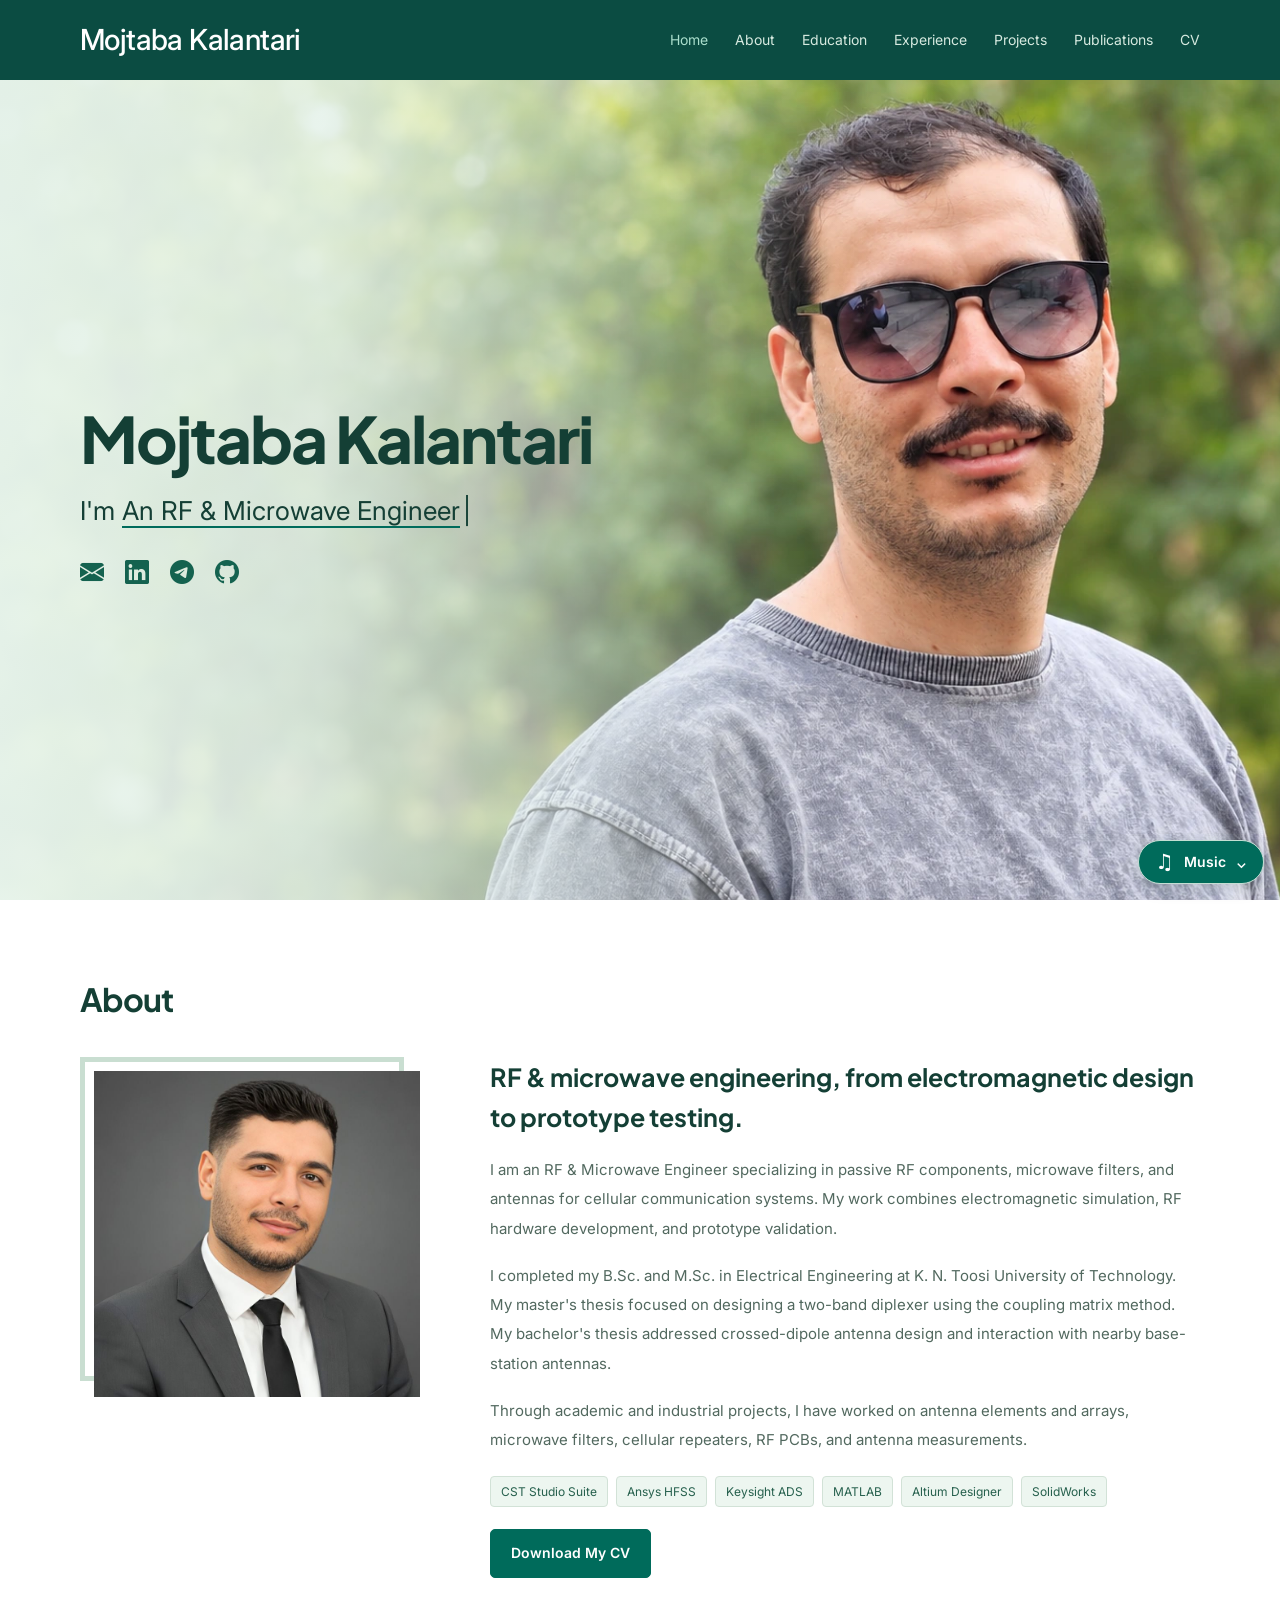
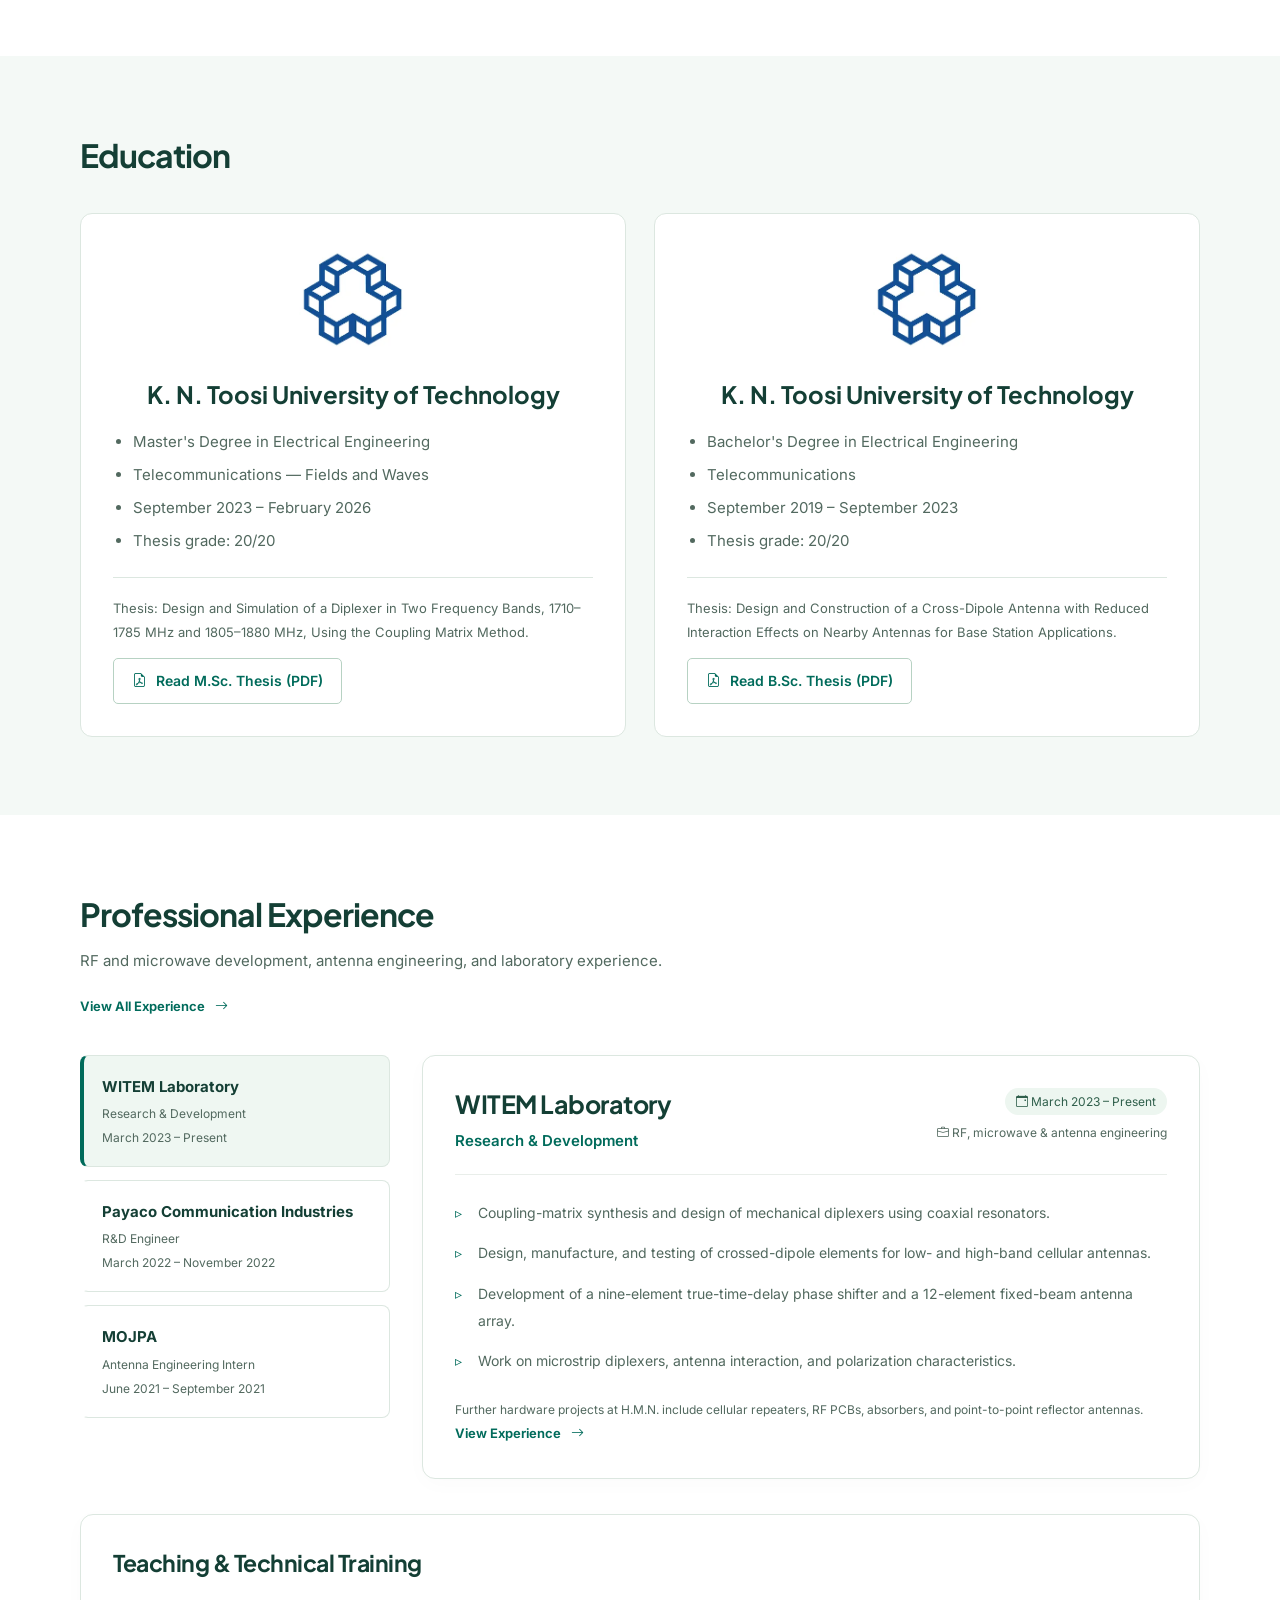
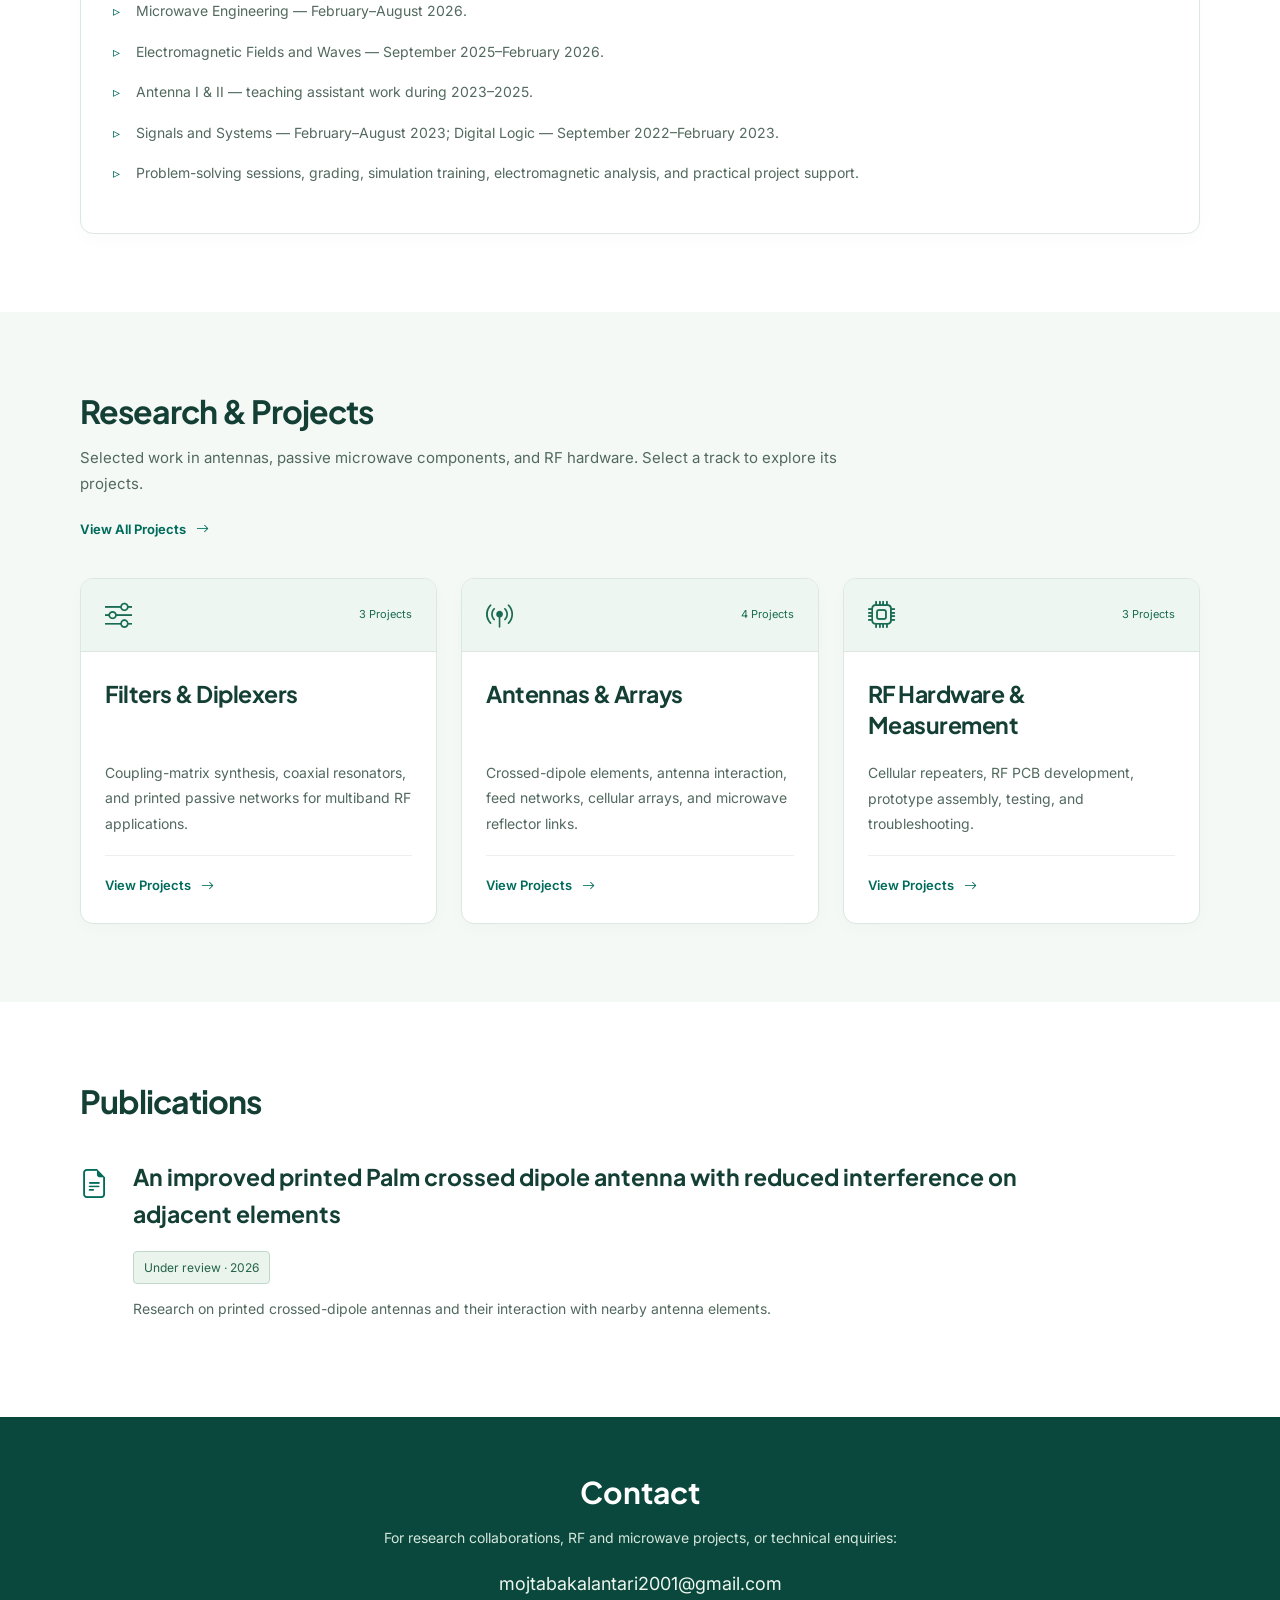
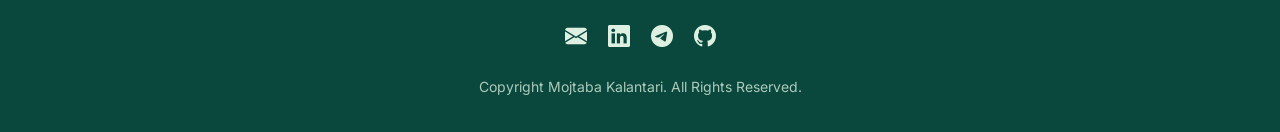
<file: index.html>
<!doctype html><html lang="en"><head><meta charset="utf-8"><meta name="viewport" content="width=device-width,initial-scale=1"><meta name="theme-color" content="#006b5b"><title>RF &amp; Microwave Engineer | Mojtaba Kalantari</title><meta name="description" content="Mojtaba Kalantari — RF and microwave engineering, antennas, filters and diplexers."><link rel="canonical" href="https://mojtabakalantari2001-create.github.io/"><meta property="og:title" content="RF &amp; Microwave Engineer | Mojtaba Kalantari"><meta property="og:image" content="https://mojtabakalantari2001-create.github.io/assets/img/profile/hero-park.webp"><link rel="icon" type="image/svg+xml" sizes="any" href="assets/img/icons/favicon.svg?v=green-006b5b"><link rel="preconnect" href="https://fonts.googleapis.com"><link rel="preconnect" href="https://fonts.gstatic.com" crossorigin><link href="https://fonts.googleapis.com/css2?family=Inter:wght@300;400;500;600;700&amp;family=Plus+Jakarta+Sans:wght@300;400;500;600;700;800&amp;display=swap" rel="stylesheet"><link href="assets/vendor/bootstrap-icons/bootstrap-icons.css" rel="stylesheet"><link href="assets/css/portfolio.css?v=9748ecbd55" rel="stylesheet"><link href="assets/css/music-player.css?v=1" rel="stylesheet"></head><body><header class="site-header"><div class="container header-row"><a class="brand" href="index.html">Mojtaba Kalantari</a><nav id="site-nav" class="site-nav" aria-label="Main navigation"><a href="index.html#hero" class="is-active" aria-current="page">Home</a><a href="index.html#about">About</a><a href="index.html#education">Education</a><a href="#experience">Experience</a><a href="#projects">Projects</a><a href="index.html#publications">Publications</a><a href="cv.pdf" download="Mojtaba_Kalantari_CV.pdf">CV</a></nav><button class="menu-toggle" type="button" aria-controls="site-nav" aria-expanded="false" aria-label="Open navigation"><i class="bi bi-list" aria-hidden="true"></i></button></div></header><main><section class="home-hero" id="hero"><img class="hero-photo" src="assets/img/profile/hero-park.webp" alt="Mojtaba Kalantari outdoors in a green park" width="1672" height="941" fetchpriority="high"><div class="container hero-copy"><h1>Mojtaba Kalantari</h1><p class="hero-role">I'm <span class="typed-role" data-roles="An RF &amp; Microwave Engineer|An Antenna Engineer|A Microwave Filter Designer">An RF &amp; Microwave Engineer</span><span class="typing-caret" aria-hidden="true">|</span></p><div class="social-links"><a href="mailto:mojtabakalantari2001@gmail.com" aria-label="Email Contact"><i class="bi bi-envelope-fill" aria-hidden="true"></i></a><a href="https://www.linkedin.com/in/mojtabakalantari/" aria-label="LinkedIn Profile" target="_blank" rel="noopener noreferrer"><i class="bi bi-linkedin" aria-hidden="true"></i></a><a href="https://t.me/a0jik" aria-label="Telegram: @a0jik" target="_blank" rel="noopener noreferrer"><i class="bi bi-telegram" aria-hidden="true"></i></a><a href="https://github.com/mojtabakalantari2001-create" aria-label="GitHub Profile" target="_blank" rel="noopener noreferrer"><i class="bi bi-github" aria-hidden="true"></i></a></div></div></section><section class="section" id="about"><div class="container"><div class="section-heading"><h2>About</h2></div><div class="about-grid"><div class="about-photo"><img src="assets/portrait.jpg" alt="Mojtaba Kalantari" width="800" height="800" loading="lazy"></div><div class="about-copy"><h3>RF &amp; microwave engineering, from electromagnetic design to prototype testing.</h3><p>I am an RF &amp; Microwave Engineer specializing in passive RF components, microwave filters, and antennas for cellular communication systems. My work combines electromagnetic simulation, RF hardware development, and prototype validation.</p><p>I completed my B.Sc. and M.Sc. in Electrical Engineering at K. N. Toosi University of Technology. My master&#x27;s thesis focused on designing a two-band diplexer using the coupling matrix method. My bachelor&#x27;s thesis addressed crossed-dipole antenna design and interaction with nearby base-station antennas.</p><p>Through academic and industrial projects, I have worked on antenna elements and arrays, microwave filters, cellular repeaters, RF PCBs, and antenna measurements.</p><div class="tool-tags"><span>CST Studio Suite</span><span>Ansys HFSS</span><span>Keysight ADS</span><span>MATLAB</span><span>Altium Designer</span><span>SolidWorks</span></div><a class="button-link" href="cv.pdf" download="Mojtaba_Kalantari_CV.pdf">Download My CV</a></div></div></div></section><section class="section wash" id="education"><div class="container"><div class="section-heading"><h2>Education</h2></div><div class="education-grid"><article class="education-card"><img src="assets/img/icons/KNTU.webp" alt="K. N. Toosi University of Technology" width="225" height="225" loading="lazy"><h3>K. N. Toosi University of Technology</h3><ul><li>Master&#x27;s Degree in Electrical Engineering</li><li>Telecommunications — Fields and Waves</li><li>September 2023 – February 2026</li><li>Thesis grade: 20/20</li></ul><p class="thesis">Thesis: Design and Simulation of a Diplexer in Two Frequency Bands, 1710–1785 MHz and 1805–1880 MHz, Using the Coupling Matrix Method.</p><a class="outline-link thesis-file" href="assets/MScThesiss.pdf" target="_blank" rel="noopener noreferrer"><i class="bi bi-file-earmark-pdf" aria-hidden="true"></i> Read M.Sc. Thesis (PDF)</a></article><article class="education-card"><img src="assets/img/icons/KNTU.webp" alt="K. N. Toosi University of Technology" width="225" height="225" loading="lazy"><h3>K. N. Toosi University of Technology</h3><ul><li>Bachelor&#x27;s Degree in Electrical Engineering</li><li>Telecommunications</li><li>September 2019 – September 2023</li><li>Thesis grade: 20/20</li></ul><p class="thesis">Thesis: Design and Construction of a Cross-Dipole Antenna with Reduced Interaction Effects on Nearby Antennas for Base Station Applications.</p><a class="outline-link thesis-file" href="assets/BScThesiss.pdf" target="_blank" rel="noopener noreferrer"><i class="bi bi-file-earmark-pdf" aria-hidden="true"></i> Read B.Sc. Thesis (PDF)</a></article></div></div></section><section class="section" id="experience"><div class="container"><div class="section-heading"><h2>Professional Experience</h2><p>RF and microwave development, antenna engineering, and laboratory experience.</p><a class="inline-link" href="experience/index.html">View All Experience <i class="bi bi-arrow-right" aria-hidden="true"></i></a></div><div class="work-switch" data-tab-set><div role="tablist" aria-label="Professional experience"><button type="button" class="role-choice" role="tab" id="select-witem" aria-controls="role-witem" aria-selected="true"><strong>WITEM Laboratory</strong><span>Research &amp; Development</span><span>March 2023 – Present</span></button><button type="button" class="role-choice" role="tab" id="select-payaco" aria-controls="role-payaco" aria-selected="false"><strong>Payaco Communication Industries</strong><span>R&amp;D Engineer</span><span>March 2022 – November 2022</span></button><button type="button" class="role-choice" role="tab" id="select-mojpa" aria-controls="role-mojpa" aria-selected="false"><strong>MOJPA</strong><span>Antenna Engineering Intern</span><span>June 2021 – September 2021</span></button></div><div><section role="tabpanel" id="role-witem" aria-labelledby="select-witem"><article class="work-card"><header><div><h3>WITEM Laboratory</h3><p class="job-role">Research &amp; Development</p></div><div class="job-meta"><span class="period"><i class="bi bi-calendar-event" aria-hidden="true"></i> March 2023 – Present</span><span><i class="bi bi-briefcase" aria-hidden="true"></i> RF, microwave &amp; antenna engineering</span></div></header><ul class="highlights"><li>Coupling-matrix synthesis and design of mechanical diplexers using coaxial resonators.</li><li>Design, manufacture, and testing of crossed-dipole elements for low- and high-band cellular antennas.</li><li>Development of a nine-element true-time-delay phase shifter and a 12-element fixed-beam antenna array.</li><li>Work on microstrip diplexers, antenna interaction, and polarization characteristics.</li></ul><p class="job-note">Further hardware projects at H.M.N. include cellular repeaters, RF PCBs, absorbers, and point-to-point reflector antennas.</p><a class="inline-link" href="experience/witem-laboratory.html">View Experience <i class="bi bi-arrow-right" aria-hidden="true"></i></a></article></section><section role="tabpanel" id="role-payaco" aria-labelledby="select-payaco"><article class="work-card"><header><div><h3>Payaco Communication Industries</h3><p class="job-role">R&amp;D Engineer</p></div><div class="job-meta"><span class="period"><i class="bi bi-calendar-event" aria-hidden="true"></i> March 2022 – November 2022</span><span><i class="bi bi-briefcase" aria-hidden="true"></i> RF development &amp; testing</span></div></header><ul class="highlights"><li>Troubleshooting and performance improvement of RF hardware.</li><li>Optimization of testing and assembly processes.</li><li>Delivery of a six-session internal course covering BTS links, passive intermodulation, impedance matching, and radiation characteristics.</li></ul><a class="inline-link" href="experience/payaco-communication-industries.html">View Experience <i class="bi bi-arrow-right" aria-hidden="true"></i></a></article></section><section role="tabpanel" id="role-mojpa" aria-labelledby="select-mojpa"><article class="work-card"><header><div><h3>MOJPA</h3><p class="job-role">Antenna Engineering Intern</p></div><div class="job-meta"><span class="period"><i class="bi bi-calendar-event" aria-hidden="true"></i> June 2021 – September 2021</span><span><i class="bi bi-briefcase" aria-hidden="true"></i> X-band antenna development</span></div></header><ul class="highlights"><li>Design, manufacture, and testing of a circular horn antenna with circular polarization.</li><li>Work on a turnstile orthomode-transducer (OMT) feed for X-band operation.</li></ul><a class="inline-link" href="experience/mojpa.html">View Experience <i class="bi bi-arrow-right" aria-hidden="true"></i></a></article></section></div></div><article class="work-card teaching-card" id="teaching"><h2>Teaching &amp; Technical Training</h2><ul class="highlights"><li>Microwave Engineering — February–August 2026.</li><li>Electromagnetic Fields and Waves — September 2025–February 2026.</li><li>Antenna I &amp; II — teaching assistant work during 2023–2025.</li><li>Signals and Systems — February–August 2023; Digital Logic — September 2022–February 2023.</li><li>Problem-solving sessions, grading, simulation training, electromagnetic analysis, and practical project support.</li></ul></article></div></section><section class="section wash" id="projects"><div class="container"><div class="section-heading"><h2>Research &amp; Projects</h2><p>Selected work in antennas, passive microwave components, and RF hardware. Select a track to explore its projects.</p><a class="inline-link" href="projects/index.html">View All Projects <i class="bi bi-arrow-right" aria-hidden="true"></i></a></div><div class="card-grid"><a class="track-card" href="projects/filters-diplexers.html" aria-label="Explore Filters &amp; Diplexers"><div class="card-top"><i class="bi bi-sliders" aria-hidden="true"></i><span>3 Projects</span></div><div class="card-content"><h3>Filters &amp; Diplexers</h3><p>Coupling-matrix synthesis, coaxial resonators, and printed passive networks for multiband RF applications.</p><span class="card-cta">View Projects <i class="bi bi-arrow-right" aria-hidden="true"></i></span></div></a><a class="track-card" href="projects/antennas-arrays.html" aria-label="Explore Antennas &amp; Arrays"><div class="card-top"><i class="bi bi-broadcast-pin" aria-hidden="true"></i><span>4 Projects</span></div><div class="card-content"><h3>Antennas &amp; Arrays</h3><p>Crossed-dipole elements, antenna interaction, feed networks, cellular arrays, and microwave reflector links.</p><span class="card-cta">View Projects <i class="bi bi-arrow-right" aria-hidden="true"></i></span></div></a><a class="track-card" href="projects/rf-hardware-measurement.html" aria-label="Explore RF Hardware &amp; Measurement"><div class="card-top"><i class="bi bi-cpu" aria-hidden="true"></i><span>3 Projects</span></div><div class="card-content"><h3>RF Hardware &amp; Measurement</h3><p>Cellular repeaters, RF PCB development, prototype assembly, testing, and troubleshooting.</p><span class="card-cta">View Projects <i class="bi bi-arrow-right" aria-hidden="true"></i></span></div></a></div></div></section><section class="section" id="publications"><div class="container"><div class="section-heading"><h2>Publications</h2></div><article class="publication"><i class="bi bi-file-earmark-text" aria-hidden="true"></i><div><h3>An improved printed Palm crossed dipole antenna with reduced interference on adjacent elements</h3><span class="status-pill">Under review · 2026</span><p>Research on printed crossed-dipole antennas and their interaction with nearby antenna elements.</p></div></article></div></section></main><footer class="site-footer" id="footer"><div class="container"><h2>Contact</h2><p>For research collaborations, RF and microwave projects, or technical enquiries:</p><p class="footer-email"><a href="mailto:mojtabakalantari2001@gmail.com">mojtabakalantari2001@gmail.com</a></p><div class="social-links"><a href="mailto:mojtabakalantari2001@gmail.com" aria-label="Email Contact"><i class="bi bi-envelope-fill" aria-hidden="true"></i></a><a href="https://www.linkedin.com/in/mojtabakalantari/" aria-label="LinkedIn Profile" target="_blank" rel="noopener noreferrer"><i class="bi bi-linkedin" aria-hidden="true"></i></a><a href="https://t.me/a0jik" aria-label="Telegram: @a0jik" target="_blank" rel="noopener noreferrer"><i class="bi bi-telegram" aria-hidden="true"></i></a><a href="https://github.com/mojtabakalantari2001-create" aria-label="GitHub Profile" target="_blank" rel="noopener noreferrer"><i class="bi bi-github" aria-hidden="true"></i></a></div><p class="copyright">Copyright Mojtaba Kalantari. All Rights Reserved.</p></div></footer><script src="assets/js/portfolio.js?v=d26fc33c09" defer></script><details class="music-player"><summary><span class="music-player-note" aria-hidden="true">♫</span><span>Music</span><span class="music-player-chevron" aria-hidden="true">⌃</span></summary><div class="music-player-panel"><audio controls preload="none" loop aria-label="Background music" src="assets/audio/music.mp3">Your browser does not support audio playback.</audio></div></details></body></html>
</file>
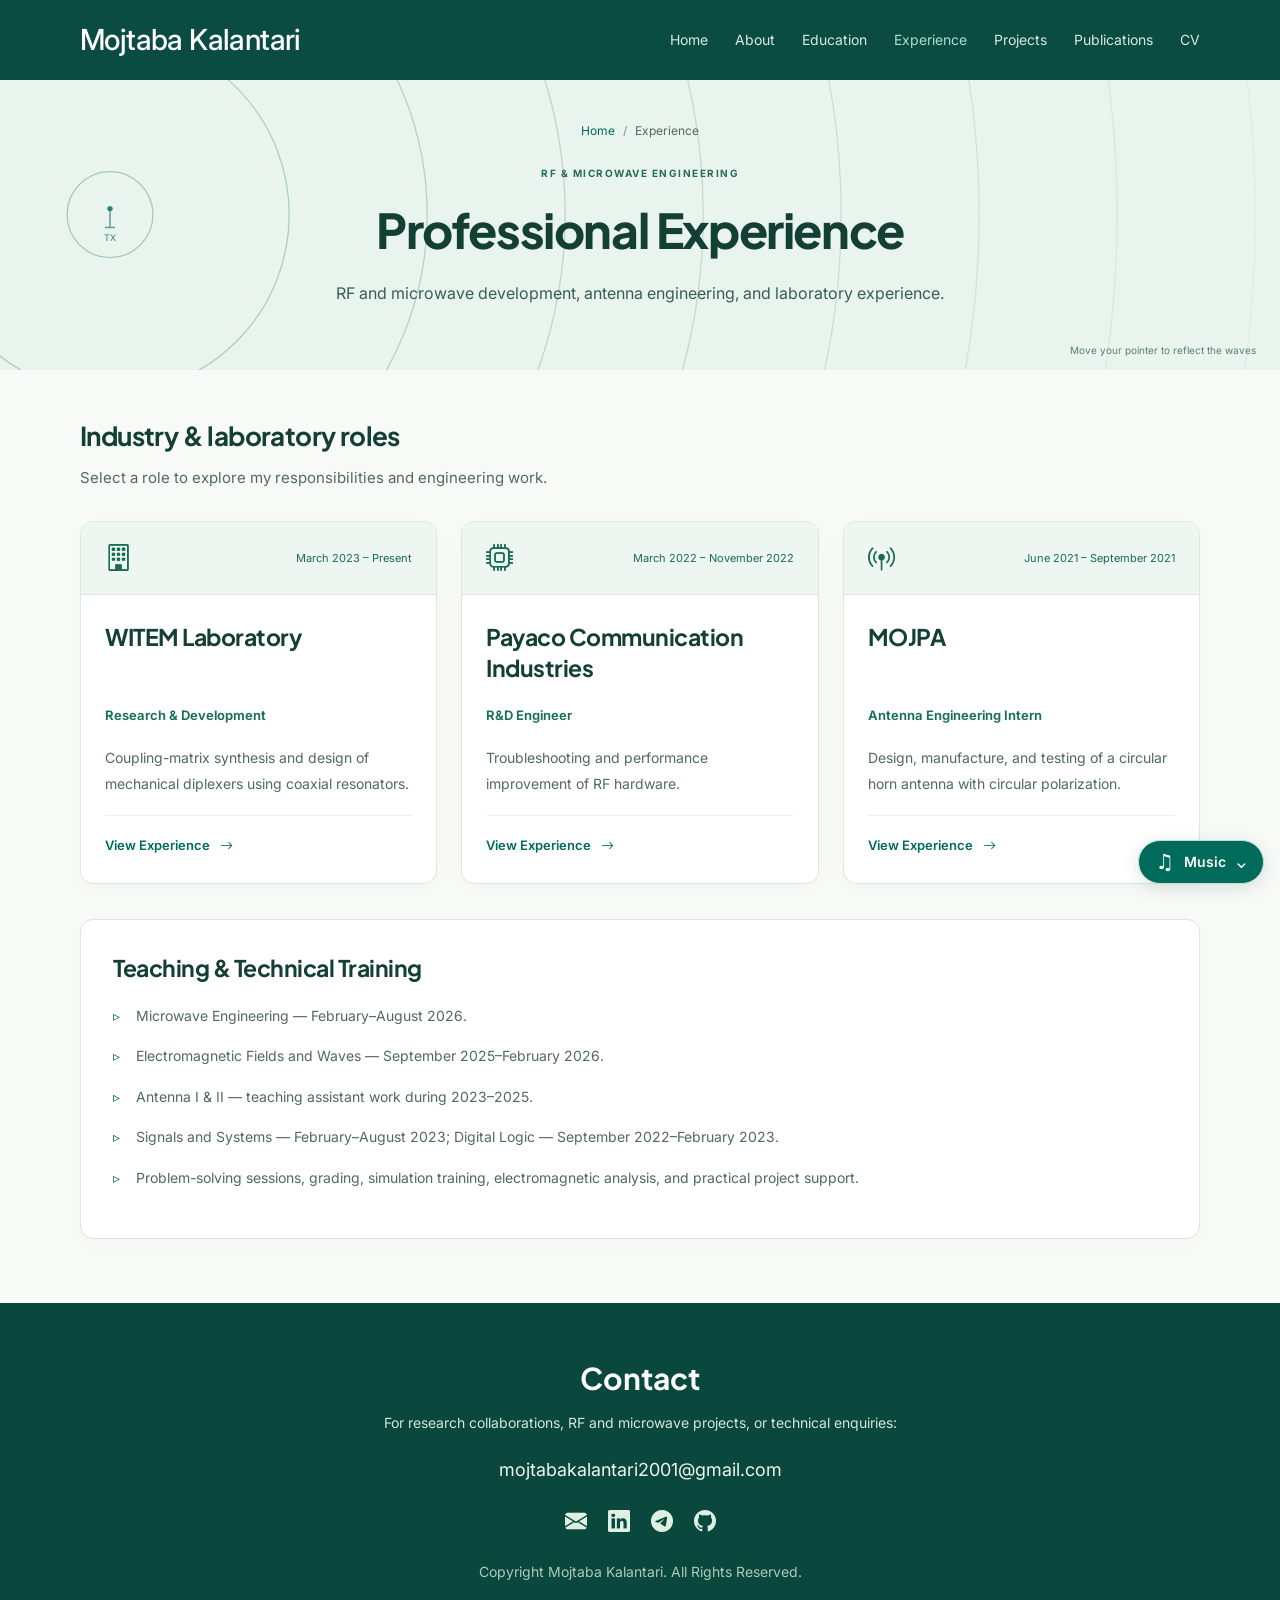
<file: experience/index.html>
<!doctype html><html lang="en"><head><meta charset="utf-8"><meta name="viewport" content="width=device-width,initial-scale=1"><meta name="theme-color" content="#006b5b"><title>Professional Experience | Mojtaba Kalantari</title><meta name="description" content="RF and microwave development, antenna engineering, and laboratory experience."><link rel="canonical" href="https://mojtabakalantari2001-create.github.io/experience/index.html"><meta property="og:title" content="Professional Experience | Mojtaba Kalantari"><meta property="og:image" content="https://mojtabakalantari2001-create.github.io/assets/img/profile/hero-park.webp"><link rel="icon" type="image/svg+xml" sizes="any" href="../assets/img/icons/favicon.svg?v=green-006b5b"><link rel="preconnect" href="https://fonts.googleapis.com"><link rel="preconnect" href="https://fonts.gstatic.com" crossorigin><link href="https://fonts.googleapis.com/css2?family=Inter:wght@300;400;500;600;700&amp;family=Plus+Jakarta+Sans:wght@300;400;500;600;700;800&amp;display=swap" rel="stylesheet"><link href="../assets/vendor/bootstrap-icons/bootstrap-icons.css" rel="stylesheet"><link href="../assets/css/portfolio.css?v=9748ecbd55" rel="stylesheet"><link href="../assets/css/music-player.css?v=1" rel="stylesheet"></head><body><header class="site-header"><div class="container header-row"><a class="brand" href="../index.html">Mojtaba Kalantari</a><nav id="site-nav" class="site-nav" aria-label="Main navigation"><a href="../index.html#hero">Home</a><a href="../index.html#about">About</a><a href="../index.html#education">Education</a><a href="../experience/index.html" class="is-active" aria-current="page">Experience</a><a href="../projects/index.html">Projects</a><a href="../index.html#publications">Publications</a><a href="../cv.pdf" download="Mojtaba_Kalantari_CV.pdf">CV</a></nav><button class="menu-toggle" type="button" aria-controls="site-nav" aria-expanded="false" aria-label="Open navigation"><i class="bi bi-list" aria-hidden="true"></i></button></div></header><main><section class="rf-hero" id="hero"><canvas data-rf-waves aria-hidden="true"></canvas><div class="container"><nav aria-label="Breadcrumb"><ol class="breadcrumbs"><li><a href="../index.html">Home</a></li><li><span aria-current="page">Experience</span></li></ol></nav><p class="eyebrow">RF &amp; MICROWAVE ENGINEERING</p><h1>Professional Experience</h1><p class="rf-subtitle">RF and microwave development, antenna engineering, and laboratory experience.</p></div><span class="wave-hint"><span class="mouse-hint">Move your pointer to reflect the waves</span><span class="touch-hint">Touch to reflect the waves</span></span></section><section class="page-content"><div class="container"><div class="page-intro"><h2>Industry &amp; laboratory roles</h2><p>Select a role to explore my responsibilities and engineering work.</p></div><div class="card-grid"><a class="track-card" href="witem-laboratory.html" aria-label="Explore WITEM Laboratory"><div class="card-top"><i class="bi bi-building" aria-hidden="true"></i><span>March 2023 – Present</span></div><div class="card-content"><h3>WITEM Laboratory</h3><p class="job-role">Research &amp; Development</p><p>Coupling-matrix synthesis and design of mechanical diplexers using coaxial resonators.</p><span class="card-cta">View Experience <i class="bi bi-arrow-right" aria-hidden="true"></i></span></div></a><a class="track-card" href="payaco-communication-industries.html" aria-label="Explore Payaco Communication Industries"><div class="card-top"><i class="bi bi-cpu" aria-hidden="true"></i><span>March 2022 – November 2022</span></div><div class="card-content"><h3>Payaco Communication Industries</h3><p class="job-role">R&amp;D Engineer</p><p>Troubleshooting and performance improvement of RF hardware.</p><span class="card-cta">View Experience <i class="bi bi-arrow-right" aria-hidden="true"></i></span></div></a><a class="track-card" href="mojpa.html" aria-label="Explore MOJPA"><div class="card-top"><i class="bi bi-broadcast-pin" aria-hidden="true"></i><span>June 2021 – September 2021</span></div><div class="card-content"><h3>MOJPA</h3><p class="job-role">Antenna Engineering Intern</p><p>Design, manufacture, and testing of a circular horn antenna with circular polarization.</p><span class="card-cta">View Experience <i class="bi bi-arrow-right" aria-hidden="true"></i></span></div></a></div><article class="work-card teaching-card" id="teaching"><h2>Teaching &amp; Technical Training</h2><ul class="highlights"><li>Microwave Engineering — February–August 2026.</li><li>Electromagnetic Fields and Waves — September 2025–February 2026.</li><li>Antenna I &amp; II — teaching assistant work during 2023–2025.</li><li>Signals and Systems — February–August 2023; Digital Logic — September 2022–February 2023.</li><li>Problem-solving sessions, grading, simulation training, electromagnetic analysis, and practical project support.</li></ul></article></div></section></main><footer class="site-footer" id="footer"><div class="container"><h2>Contact</h2><p>For research collaborations, RF and microwave projects, or technical enquiries:</p><p class="footer-email"><a href="mailto:mojtabakalantari2001@gmail.com">mojtabakalantari2001@gmail.com</a></p><div class="social-links"><a href="mailto:mojtabakalantari2001@gmail.com" aria-label="Email Contact"><i class="bi bi-envelope-fill" aria-hidden="true"></i></a><a href="https://www.linkedin.com/in/mojtabakalantari/" aria-label="LinkedIn Profile" target="_blank" rel="noopener noreferrer"><i class="bi bi-linkedin" aria-hidden="true"></i></a><a href="https://t.me/a0jik" aria-label="Telegram: @a0jik" target="_blank" rel="noopener noreferrer"><i class="bi bi-telegram" aria-hidden="true"></i></a><a href="https://github.com/mojtabakalantari2001-create" aria-label="GitHub Profile" target="_blank" rel="noopener noreferrer"><i class="bi bi-github" aria-hidden="true"></i></a></div><p class="copyright">Copyright Mojtaba Kalantari. All Rights Reserved.</p></div></footer><script src="../assets/js/portfolio.js?v=d26fc33c09" defer></script><script src="../assets/js/rf-waves.js?v=52feff6b47" defer></script><details class="music-player"><summary><span class="music-player-note" aria-hidden="true">♫</span><span>Music</span><span class="music-player-chevron" aria-hidden="true">⌃</span></summary><div class="music-player-panel"><audio controls preload="none" loop aria-label="Background music" src="../assets/audio/music.mp3">Your browser does not support audio playback.</audio></div></details></body></html>
</file>
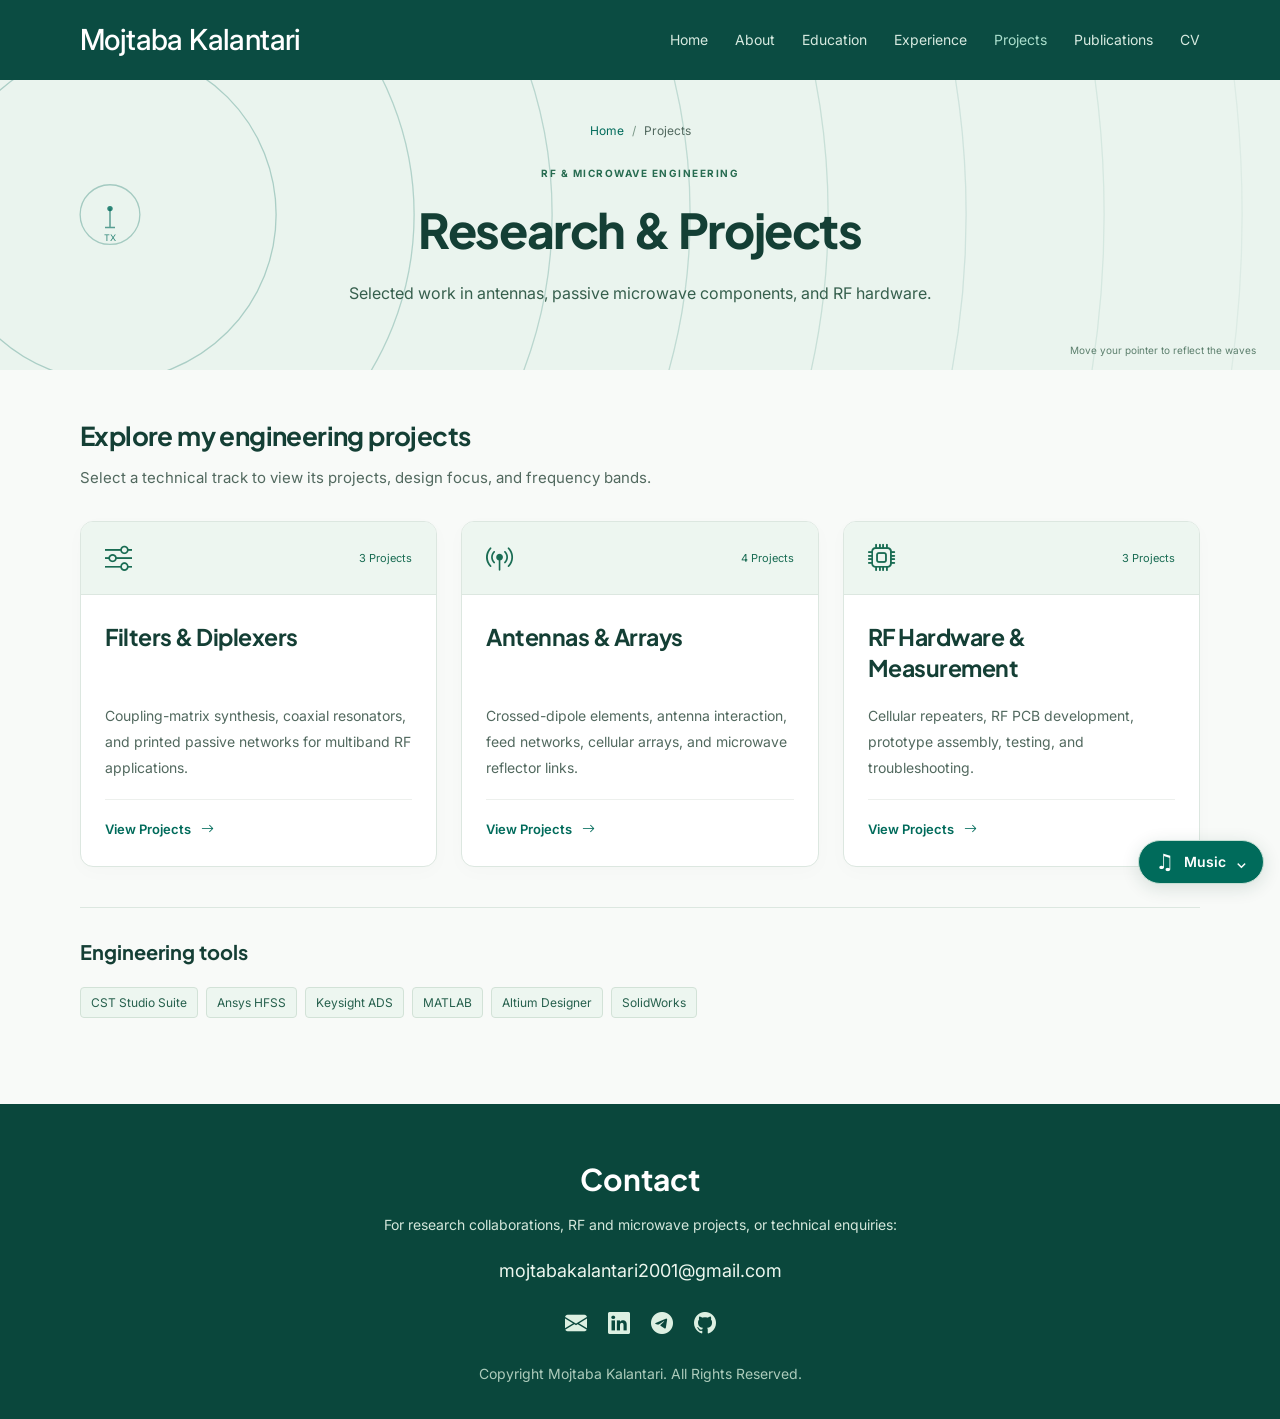
<file: projects/index.html>
<!doctype html><html lang="en"><head><meta charset="utf-8"><meta name="viewport" content="width=device-width,initial-scale=1"><meta name="theme-color" content="#006b5b"><title>Research &amp; Projects | Mojtaba Kalantari</title><meta name="description" content="Antenna, microwave component, and RF hardware projects."><link rel="canonical" href="https://mojtabakalantari2001-create.github.io/projects/index.html"><meta property="og:title" content="Research &amp; Projects | Mojtaba Kalantari"><meta property="og:image" content="https://mojtabakalantari2001-create.github.io/assets/img/profile/hero-park.webp"><link rel="icon" type="image/svg+xml" sizes="any" href="../assets/img/icons/favicon.svg?v=green-006b5b"><link rel="preconnect" href="https://fonts.googleapis.com"><link rel="preconnect" href="https://fonts.gstatic.com" crossorigin><link href="https://fonts.googleapis.com/css2?family=Inter:wght@300;400;500;600;700&amp;family=Plus+Jakarta+Sans:wght@300;400;500;600;700;800&amp;display=swap" rel="stylesheet"><link href="../assets/vendor/bootstrap-icons/bootstrap-icons.css" rel="stylesheet"><link href="../assets/css/portfolio.css?v=9748ecbd55" rel="stylesheet"><link href="../assets/css/music-player.css?v=1" rel="stylesheet"></head><body><header class="site-header"><div class="container header-row"><a class="brand" href="../index.html">Mojtaba Kalantari</a><nav id="site-nav" class="site-nav" aria-label="Main navigation"><a href="../index.html#hero">Home</a><a href="../index.html#about">About</a><a href="../index.html#education">Education</a><a href="../experience/index.html">Experience</a><a href="../projects/index.html" class="is-active" aria-current="page">Projects</a><a href="../index.html#publications">Publications</a><a href="../cv.pdf" download="Mojtaba_Kalantari_CV.pdf">CV</a></nav><button class="menu-toggle" type="button" aria-controls="site-nav" aria-expanded="false" aria-label="Open navigation"><i class="bi bi-list" aria-hidden="true"></i></button></div></header><main><section class="rf-hero" id="hero"><canvas data-rf-waves aria-hidden="true"></canvas><div class="container"><nav aria-label="Breadcrumb"><ol class="breadcrumbs"><li><a href="../index.html">Home</a></li><li><span aria-current="page">Projects</span></li></ol></nav><p class="eyebrow">RF &amp; MICROWAVE ENGINEERING</p><h1>Research &amp; Projects</h1><p class="rf-subtitle">Selected work in antennas, passive microwave components, and RF hardware.</p></div><span class="wave-hint"><span class="mouse-hint">Move your pointer to reflect the waves</span><span class="touch-hint">Touch to reflect the waves</span></span></section><section class="page-content"><div class="container"><div class="page-intro"><h2>Explore my engineering projects</h2><p>Select a technical track to view its projects, design focus, and frequency bands.</p></div><div class="card-grid"><a class="track-card" href="filters-diplexers.html" aria-label="Explore Filters &amp; Diplexers"><div class="card-top"><i class="bi bi-sliders" aria-hidden="true"></i><span>3 Projects</span></div><div class="card-content"><h3>Filters &amp; Diplexers</h3><p>Coupling-matrix synthesis, coaxial resonators, and printed passive networks for multiband RF applications.</p><span class="card-cta">View Projects <i class="bi bi-arrow-right" aria-hidden="true"></i></span></div></a><a class="track-card" href="antennas-arrays.html" aria-label="Explore Antennas &amp; Arrays"><div class="card-top"><i class="bi bi-broadcast-pin" aria-hidden="true"></i><span>4 Projects</span></div><div class="card-content"><h3>Antennas &amp; Arrays</h3><p>Crossed-dipole elements, antenna interaction, feed networks, cellular arrays, and microwave reflector links.</p><span class="card-cta">View Projects <i class="bi bi-arrow-right" aria-hidden="true"></i></span></div></a><a class="track-card" href="rf-hardware-measurement.html" aria-label="Explore RF Hardware &amp; Measurement"><div class="card-top"><i class="bi bi-cpu" aria-hidden="true"></i><span>3 Projects</span></div><div class="card-content"><h3>RF Hardware &amp; Measurement</h3><p>Cellular repeaters, RF PCB development, prototype assembly, testing, and troubleshooting.</p><span class="card-cta">View Projects <i class="bi bi-arrow-right" aria-hidden="true"></i></span></div></a></div><section class="tools-section"><h2>Engineering tools</h2><div class="tool-tags"><span>CST Studio Suite</span><span>Ansys HFSS</span><span>Keysight ADS</span><span>MATLAB</span><span>Altium Designer</span><span>SolidWorks</span></div></section></div></section></main><footer class="site-footer" id="footer"><div class="container"><h2>Contact</h2><p>For research collaborations, RF and microwave projects, or technical enquiries:</p><p class="footer-email"><a href="mailto:mojtabakalantari2001@gmail.com">mojtabakalantari2001@gmail.com</a></p><div class="social-links"><a href="mailto:mojtabakalantari2001@gmail.com" aria-label="Email Contact"><i class="bi bi-envelope-fill" aria-hidden="true"></i></a><a href="https://www.linkedin.com/in/mojtabakalantari/" aria-label="LinkedIn Profile" target="_blank" rel="noopener noreferrer"><i class="bi bi-linkedin" aria-hidden="true"></i></a><a href="https://t.me/a0jik" aria-label="Telegram: @a0jik" target="_blank" rel="noopener noreferrer"><i class="bi bi-telegram" aria-hidden="true"></i></a><a href="https://github.com/mojtabakalantari2001-create" aria-label="GitHub Profile" target="_blank" rel="noopener noreferrer"><i class="bi bi-github" aria-hidden="true"></i></a></div><p class="copyright">Copyright Mojtaba Kalantari. All Rights Reserved.</p></div></footer><script src="../assets/js/portfolio.js?v=d26fc33c09" defer></script><script src="../assets/js/rf-waves.js?v=52feff6b47" defer></script><details class="music-player"><summary><span class="music-player-note" aria-hidden="true">♫</span><span>Music</span><span class="music-player-chevron" aria-hidden="true">⌃</span></summary><div class="music-player-panel"><audio controls preload="none" loop aria-label="Background music" src="../assets/audio/music.mp3">Your browser does not support audio playback.</audio></div></details></body></html>
</file>
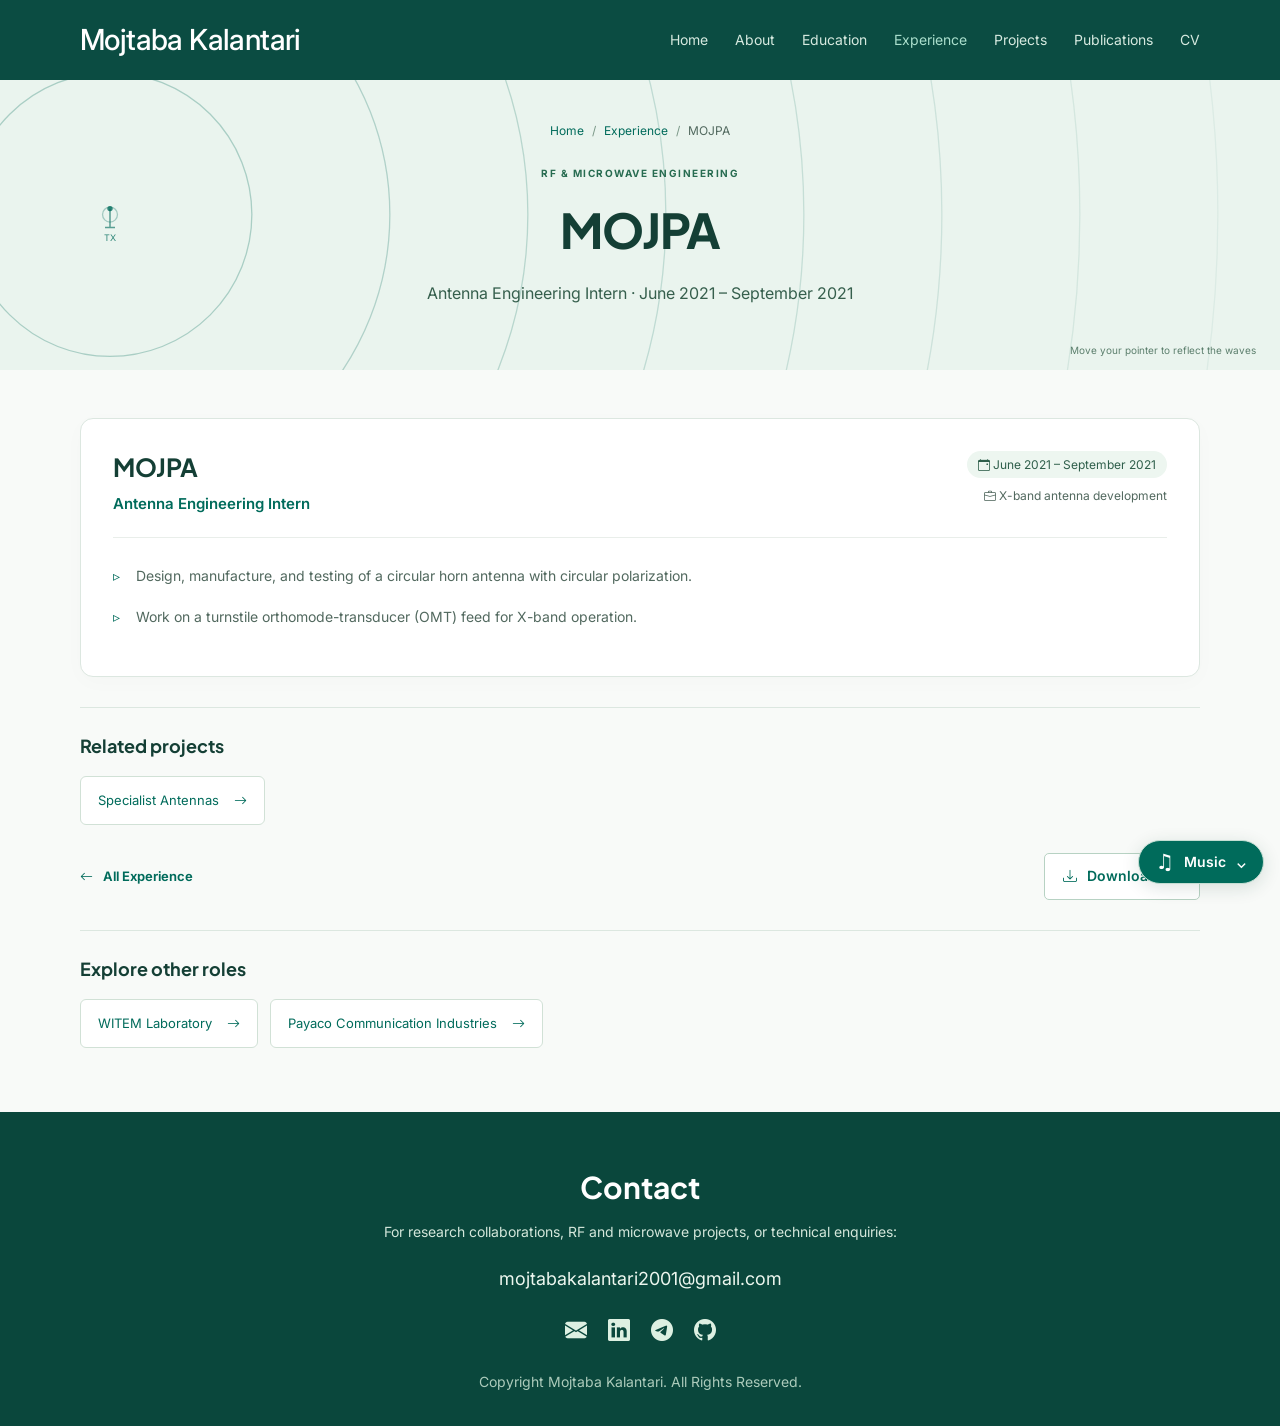
<file: experience/mojpa.html>
<!doctype html><html lang="en"><head><meta charset="utf-8"><meta name="viewport" content="width=device-width,initial-scale=1"><meta name="theme-color" content="#006b5b"><title>MOJPA | Mojtaba Kalantari</title><meta name="description" content="Antenna Engineering Intern · June 2021 – September 2021"><link rel="canonical" href="https://mojtabakalantari2001-create.github.io/experience/mojpa.html"><meta property="og:title" content="MOJPA | Mojtaba Kalantari"><meta property="og:image" content="https://mojtabakalantari2001-create.github.io/assets/img/profile/hero-park.webp"><link rel="icon" type="image/svg+xml" sizes="any" href="../assets/img/icons/favicon.svg?v=green-006b5b"><link rel="preconnect" href="https://fonts.googleapis.com"><link rel="preconnect" href="https://fonts.gstatic.com" crossorigin><link href="https://fonts.googleapis.com/css2?family=Inter:wght@300;400;500;600;700&amp;family=Plus+Jakarta+Sans:wght@300;400;500;600;700;800&amp;display=swap" rel="stylesheet"><link href="../assets/vendor/bootstrap-icons/bootstrap-icons.css" rel="stylesheet"><link href="../assets/css/portfolio.css?v=9748ecbd55" rel="stylesheet"><link href="../assets/css/music-player.css?v=1" rel="stylesheet"></head><body><header class="site-header"><div class="container header-row"><a class="brand" href="../index.html">Mojtaba Kalantari</a><nav id="site-nav" class="site-nav" aria-label="Main navigation"><a href="../index.html#hero">Home</a><a href="../index.html#about">About</a><a href="../index.html#education">Education</a><a href="../experience/index.html" class="is-active" aria-current="page">Experience</a><a href="../projects/index.html">Projects</a><a href="../index.html#publications">Publications</a><a href="../cv.pdf" download="Mojtaba_Kalantari_CV.pdf">CV</a></nav><button class="menu-toggle" type="button" aria-controls="site-nav" aria-expanded="false" aria-label="Open navigation"><i class="bi bi-list" aria-hidden="true"></i></button></div></header><main><section class="rf-hero" id="hero"><canvas data-rf-waves aria-hidden="true"></canvas><div class="container"><nav aria-label="Breadcrumb"><ol class="breadcrumbs"><li><a href="../index.html">Home</a></li><li><a href="index.html">Experience</a></li><li><span aria-current="page">MOJPA</span></li></ol></nav><p class="eyebrow">RF &amp; MICROWAVE ENGINEERING</p><h1>MOJPA</h1><p class="rf-subtitle">Antenna Engineering Intern · June 2021 – September 2021</p></div><span class="wave-hint"><span class="mouse-hint">Move your pointer to reflect the waves</span><span class="touch-hint">Touch to reflect the waves</span></span></section><section class="page-content"><div class="container"><div class="page-work"><article class="work-card"><header><div><h2>MOJPA</h2><p class="job-role">Antenna Engineering Intern</p></div><div class="job-meta"><span class="period"><i class="bi bi-calendar-event" aria-hidden="true"></i> June 2021 – September 2021</span><span><i class="bi bi-briefcase" aria-hidden="true"></i> X-band antenna development</span></div></header><ul class="highlights"><li>Design, manufacture, and testing of a circular horn antenna with circular polarization.</li><li>Work on a turnstile orthomode-transducer (OMT) feed for X-band operation.</li></ul></article></div><nav class="related-nav" aria-label="Related projects"><h2>Related projects</h2><div class="related-links"><a href="../projects/antennas-arrays.html#specialist-antennas">Specialist Antennas <i class="bi bi-arrow-right" aria-hidden="true"></i></a></div></nav><div class="page-actions"><a class="inline-link" href="index.html"><i class="bi bi-arrow-left" aria-hidden="true"></i> All Experience</a><a class="outline-link" href="../cv.pdf" download="Mojtaba_Kalantari_CV.pdf"><i class="bi bi-download" aria-hidden="true"></i> Download CV</a></div><nav class="related-nav" aria-label="Other experience"><h2>Explore other roles</h2><div class="related-links"><a href="witem-laboratory.html">WITEM Laboratory <i class="bi bi-arrow-right" aria-hidden="true"></i></a><a href="payaco-communication-industries.html">Payaco Communication Industries <i class="bi bi-arrow-right" aria-hidden="true"></i></a></div></nav></div></section></main><footer class="site-footer" id="footer"><div class="container"><h2>Contact</h2><p>For research collaborations, RF and microwave projects, or technical enquiries:</p><p class="footer-email"><a href="mailto:mojtabakalantari2001@gmail.com">mojtabakalantari2001@gmail.com</a></p><div class="social-links"><a href="mailto:mojtabakalantari2001@gmail.com" aria-label="Email Contact"><i class="bi bi-envelope-fill" aria-hidden="true"></i></a><a href="https://www.linkedin.com/in/mojtabakalantari/" aria-label="LinkedIn Profile" target="_blank" rel="noopener noreferrer"><i class="bi bi-linkedin" aria-hidden="true"></i></a><a href="https://t.me/a0jik" aria-label="Telegram: @a0jik" target="_blank" rel="noopener noreferrer"><i class="bi bi-telegram" aria-hidden="true"></i></a><a href="https://github.com/mojtabakalantari2001-create" aria-label="GitHub Profile" target="_blank" rel="noopener noreferrer"><i class="bi bi-github" aria-hidden="true"></i></a></div><p class="copyright">Copyright Mojtaba Kalantari. All Rights Reserved.</p></div></footer><script src="../assets/js/portfolio.js?v=d26fc33c09" defer></script><script src="../assets/js/rf-waves.js?v=52feff6b47" defer></script><details class="music-player"><summary><span class="music-player-note" aria-hidden="true">♫</span><span>Music</span><span class="music-player-chevron" aria-hidden="true">⌃</span></summary><div class="music-player-panel"><audio controls preload="none" loop aria-label="Background music" src="../assets/audio/music.mp3">Your browser does not support audio playback.</audio></div></details></body></html>
</file>
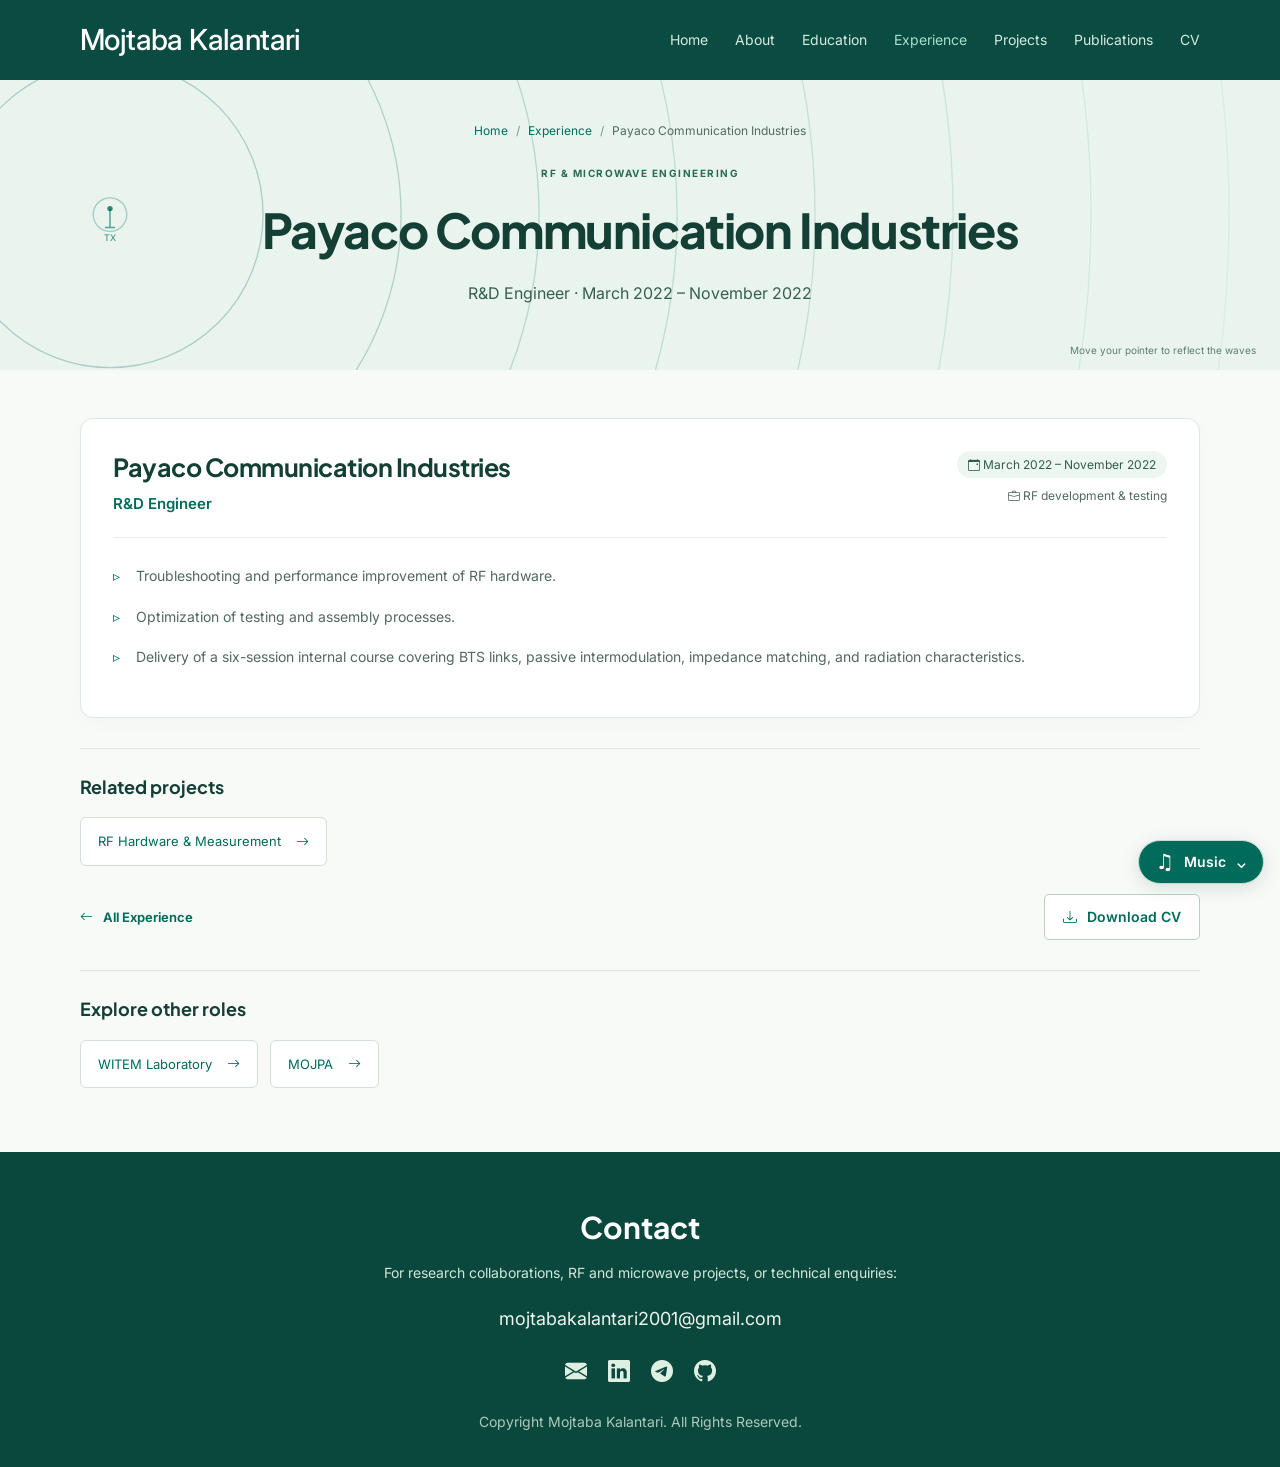
<file: experience/payaco-communication-industries.html>
<!doctype html><html lang="en"><head><meta charset="utf-8"><meta name="viewport" content="width=device-width,initial-scale=1"><meta name="theme-color" content="#006b5b"><title>Payaco Communication Industries | Mojtaba Kalantari</title><meta name="description" content="R&amp;D Engineer · March 2022 – November 2022"><link rel="canonical" href="https://mojtabakalantari2001-create.github.io/experience/payaco-communication-industries.html"><meta property="og:title" content="Payaco Communication Industries | Mojtaba Kalantari"><meta property="og:image" content="https://mojtabakalantari2001-create.github.io/assets/img/profile/hero-park.webp"><link rel="icon" type="image/svg+xml" sizes="any" href="../assets/img/icons/favicon.svg?v=green-006b5b"><link rel="preconnect" href="https://fonts.googleapis.com"><link rel="preconnect" href="https://fonts.gstatic.com" crossorigin><link href="https://fonts.googleapis.com/css2?family=Inter:wght@300;400;500;600;700&amp;family=Plus+Jakarta+Sans:wght@300;400;500;600;700;800&amp;display=swap" rel="stylesheet"><link href="../assets/vendor/bootstrap-icons/bootstrap-icons.css" rel="stylesheet"><link href="../assets/css/portfolio.css?v=9748ecbd55" rel="stylesheet"><link href="../assets/css/music-player.css?v=1" rel="stylesheet"></head><body><header class="site-header"><div class="container header-row"><a class="brand" href="../index.html">Mojtaba Kalantari</a><nav id="site-nav" class="site-nav" aria-label="Main navigation"><a href="../index.html#hero">Home</a><a href="../index.html#about">About</a><a href="../index.html#education">Education</a><a href="../experience/index.html" class="is-active" aria-current="page">Experience</a><a href="../projects/index.html">Projects</a><a href="../index.html#publications">Publications</a><a href="../cv.pdf" download="Mojtaba_Kalantari_CV.pdf">CV</a></nav><button class="menu-toggle" type="button" aria-controls="site-nav" aria-expanded="false" aria-label="Open navigation"><i class="bi bi-list" aria-hidden="true"></i></button></div></header><main><section class="rf-hero" id="hero"><canvas data-rf-waves aria-hidden="true"></canvas><div class="container"><nav aria-label="Breadcrumb"><ol class="breadcrumbs"><li><a href="../index.html">Home</a></li><li><a href="index.html">Experience</a></li><li><span aria-current="page">Payaco Communication Industries</span></li></ol></nav><p class="eyebrow">RF &amp; MICROWAVE ENGINEERING</p><h1>Payaco Communication Industries</h1><p class="rf-subtitle">R&amp;D Engineer · March 2022 – November 2022</p></div><span class="wave-hint"><span class="mouse-hint">Move your pointer to reflect the waves</span><span class="touch-hint">Touch to reflect the waves</span></span></section><section class="page-content"><div class="container"><div class="page-work"><article class="work-card"><header><div><h2>Payaco Communication Industries</h2><p class="job-role">R&amp;D Engineer</p></div><div class="job-meta"><span class="period"><i class="bi bi-calendar-event" aria-hidden="true"></i> March 2022 – November 2022</span><span><i class="bi bi-briefcase" aria-hidden="true"></i> RF development &amp; testing</span></div></header><ul class="highlights"><li>Troubleshooting and performance improvement of RF hardware.</li><li>Optimization of testing and assembly processes.</li><li>Delivery of a six-session internal course covering BTS links, passive intermodulation, impedance matching, and radiation characteristics.</li></ul></article></div><nav class="related-nav" aria-label="Related projects"><h2>Related projects</h2><div class="related-links"><a href="../projects/rf-hardware-measurement.html">RF Hardware &amp; Measurement <i class="bi bi-arrow-right" aria-hidden="true"></i></a></div></nav><div class="page-actions"><a class="inline-link" href="index.html"><i class="bi bi-arrow-left" aria-hidden="true"></i> All Experience</a><a class="outline-link" href="../cv.pdf" download="Mojtaba_Kalantari_CV.pdf"><i class="bi bi-download" aria-hidden="true"></i> Download CV</a></div><nav class="related-nav" aria-label="Other experience"><h2>Explore other roles</h2><div class="related-links"><a href="witem-laboratory.html">WITEM Laboratory <i class="bi bi-arrow-right" aria-hidden="true"></i></a><a href="mojpa.html">MOJPA <i class="bi bi-arrow-right" aria-hidden="true"></i></a></div></nav></div></section></main><footer class="site-footer" id="footer"><div class="container"><h2>Contact</h2><p>For research collaborations, RF and microwave projects, or technical enquiries:</p><p class="footer-email"><a href="mailto:mojtabakalantari2001@gmail.com">mojtabakalantari2001@gmail.com</a></p><div class="social-links"><a href="mailto:mojtabakalantari2001@gmail.com" aria-label="Email Contact"><i class="bi bi-envelope-fill" aria-hidden="true"></i></a><a href="https://www.linkedin.com/in/mojtabakalantari/" aria-label="LinkedIn Profile" target="_blank" rel="noopener noreferrer"><i class="bi bi-linkedin" aria-hidden="true"></i></a><a href="https://t.me/a0jik" aria-label="Telegram: @a0jik" target="_blank" rel="noopener noreferrer"><i class="bi bi-telegram" aria-hidden="true"></i></a><a href="https://github.com/mojtabakalantari2001-create" aria-label="GitHub Profile" target="_blank" rel="noopener noreferrer"><i class="bi bi-github" aria-hidden="true"></i></a></div><p class="copyright">Copyright Mojtaba Kalantari. All Rights Reserved.</p></div></footer><script src="../assets/js/portfolio.js?v=d26fc33c09" defer></script><script src="../assets/js/rf-waves.js?v=52feff6b47" defer></script><details class="music-player"><summary><span class="music-player-note" aria-hidden="true">♫</span><span>Music</span><span class="music-player-chevron" aria-hidden="true">⌃</span></summary><div class="music-player-panel"><audio controls preload="none" loop aria-label="Background music" src="../assets/audio/music.mp3">Your browser does not support audio playback.</audio></div></details></body></html>
</file>
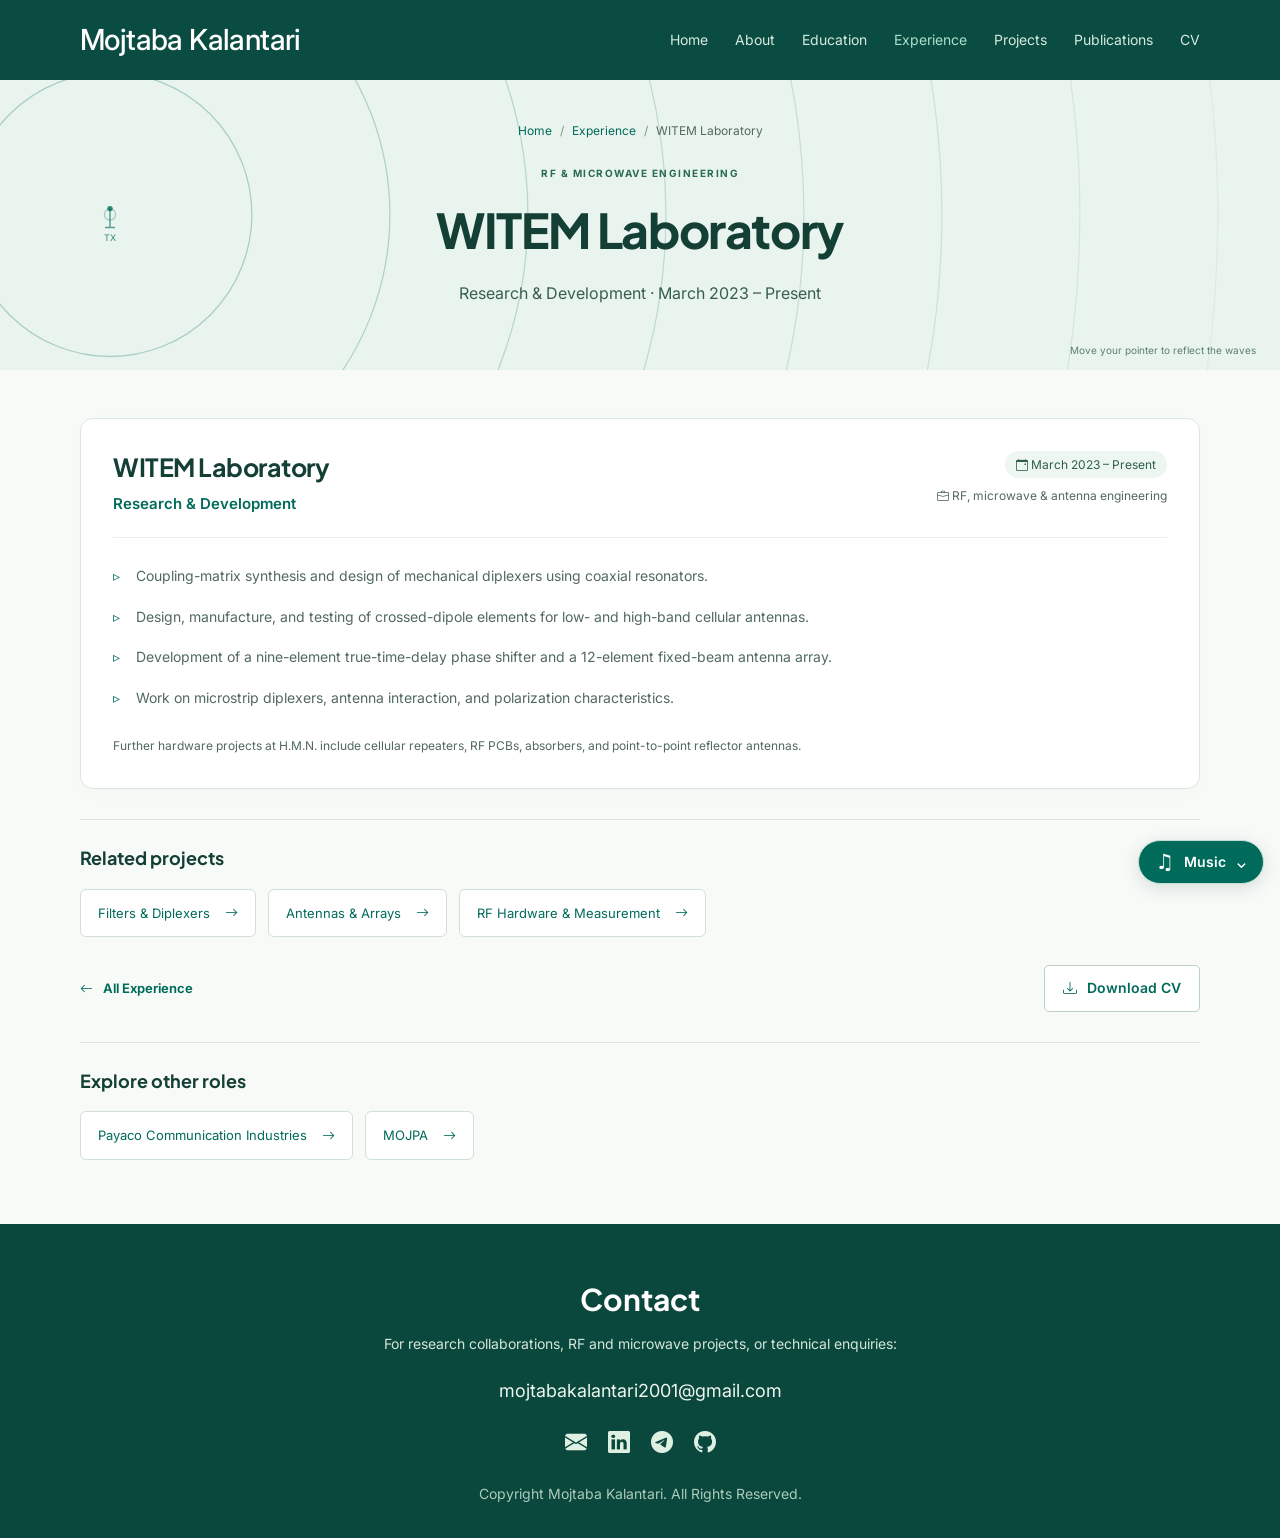
<file: experience/witem-laboratory.html>
<!doctype html><html lang="en"><head><meta charset="utf-8"><meta name="viewport" content="width=device-width,initial-scale=1"><meta name="theme-color" content="#006b5b"><title>WITEM Laboratory | Mojtaba Kalantari</title><meta name="description" content="Research &amp; Development · March 2023 – Present"><link rel="canonical" href="https://mojtabakalantari2001-create.github.io/experience/witem-laboratory.html"><meta property="og:title" content="WITEM Laboratory | Mojtaba Kalantari"><meta property="og:image" content="https://mojtabakalantari2001-create.github.io/assets/img/profile/hero-park.webp"><link rel="icon" type="image/svg+xml" sizes="any" href="../assets/img/icons/favicon.svg?v=green-006b5b"><link rel="preconnect" href="https://fonts.googleapis.com"><link rel="preconnect" href="https://fonts.gstatic.com" crossorigin><link href="https://fonts.googleapis.com/css2?family=Inter:wght@300;400;500;600;700&amp;family=Plus+Jakarta+Sans:wght@300;400;500;600;700;800&amp;display=swap" rel="stylesheet"><link href="../assets/vendor/bootstrap-icons/bootstrap-icons.css" rel="stylesheet"><link href="../assets/css/portfolio.css?v=9748ecbd55" rel="stylesheet"><link href="../assets/css/music-player.css?v=1" rel="stylesheet"></head><body><header class="site-header"><div class="container header-row"><a class="brand" href="../index.html">Mojtaba Kalantari</a><nav id="site-nav" class="site-nav" aria-label="Main navigation"><a href="../index.html#hero">Home</a><a href="../index.html#about">About</a><a href="../index.html#education">Education</a><a href="../experience/index.html" class="is-active" aria-current="page">Experience</a><a href="../projects/index.html">Projects</a><a href="../index.html#publications">Publications</a><a href="../cv.pdf" download="Mojtaba_Kalantari_CV.pdf">CV</a></nav><button class="menu-toggle" type="button" aria-controls="site-nav" aria-expanded="false" aria-label="Open navigation"><i class="bi bi-list" aria-hidden="true"></i></button></div></header><main><section class="rf-hero" id="hero"><canvas data-rf-waves aria-hidden="true"></canvas><div class="container"><nav aria-label="Breadcrumb"><ol class="breadcrumbs"><li><a href="../index.html">Home</a></li><li><a href="index.html">Experience</a></li><li><span aria-current="page">WITEM Laboratory</span></li></ol></nav><p class="eyebrow">RF &amp; MICROWAVE ENGINEERING</p><h1>WITEM Laboratory</h1><p class="rf-subtitle">Research &amp; Development · March 2023 – Present</p></div><span class="wave-hint"><span class="mouse-hint">Move your pointer to reflect the waves</span><span class="touch-hint">Touch to reflect the waves</span></span></section><section class="page-content"><div class="container"><div class="page-work"><article class="work-card"><header><div><h2>WITEM Laboratory</h2><p class="job-role">Research &amp; Development</p></div><div class="job-meta"><span class="period"><i class="bi bi-calendar-event" aria-hidden="true"></i> March 2023 – Present</span><span><i class="bi bi-briefcase" aria-hidden="true"></i> RF, microwave &amp; antenna engineering</span></div></header><ul class="highlights"><li>Coupling-matrix synthesis and design of mechanical diplexers using coaxial resonators.</li><li>Design, manufacture, and testing of crossed-dipole elements for low- and high-band cellular antennas.</li><li>Development of a nine-element true-time-delay phase shifter and a 12-element fixed-beam antenna array.</li><li>Work on microstrip diplexers, antenna interaction, and polarization characteristics.</li></ul><p class="job-note">Further hardware projects at H.M.N. include cellular repeaters, RF PCBs, absorbers, and point-to-point reflector antennas.</p></article></div><nav class="related-nav" aria-label="Related projects"><h2>Related projects</h2><div class="related-links"><a href="../projects/filters-diplexers.html">Filters &amp; Diplexers <i class="bi bi-arrow-right" aria-hidden="true"></i></a><a href="../projects/antennas-arrays.html">Antennas &amp; Arrays <i class="bi bi-arrow-right" aria-hidden="true"></i></a><a href="../projects/rf-hardware-measurement.html">RF Hardware &amp; Measurement <i class="bi bi-arrow-right" aria-hidden="true"></i></a></div></nav><div class="page-actions"><a class="inline-link" href="index.html"><i class="bi bi-arrow-left" aria-hidden="true"></i> All Experience</a><a class="outline-link" href="../cv.pdf" download="Mojtaba_Kalantari_CV.pdf"><i class="bi bi-download" aria-hidden="true"></i> Download CV</a></div><nav class="related-nav" aria-label="Other experience"><h2>Explore other roles</h2><div class="related-links"><a href="payaco-communication-industries.html">Payaco Communication Industries <i class="bi bi-arrow-right" aria-hidden="true"></i></a><a href="mojpa.html">MOJPA <i class="bi bi-arrow-right" aria-hidden="true"></i></a></div></nav></div></section></main><footer class="site-footer" id="footer"><div class="container"><h2>Contact</h2><p>For research collaborations, RF and microwave projects, or technical enquiries:</p><p class="footer-email"><a href="mailto:mojtabakalantari2001@gmail.com">mojtabakalantari2001@gmail.com</a></p><div class="social-links"><a href="mailto:mojtabakalantari2001@gmail.com" aria-label="Email Contact"><i class="bi bi-envelope-fill" aria-hidden="true"></i></a><a href="https://www.linkedin.com/in/mojtabakalantari/" aria-label="LinkedIn Profile" target="_blank" rel="noopener noreferrer"><i class="bi bi-linkedin" aria-hidden="true"></i></a><a href="https://t.me/a0jik" aria-label="Telegram: @a0jik" target="_blank" rel="noopener noreferrer"><i class="bi bi-telegram" aria-hidden="true"></i></a><a href="https://github.com/mojtabakalantari2001-create" aria-label="GitHub Profile" target="_blank" rel="noopener noreferrer"><i class="bi bi-github" aria-hidden="true"></i></a></div><p class="copyright">Copyright Mojtaba Kalantari. All Rights Reserved.</p></div></footer><script src="../assets/js/portfolio.js?v=d26fc33c09" defer></script><script src="../assets/js/rf-waves.js?v=52feff6b47" defer></script><details class="music-player"><summary><span class="music-player-note" aria-hidden="true">♫</span><span>Music</span><span class="music-player-chevron" aria-hidden="true">⌃</span></summary><div class="music-player-panel"><audio controls preload="none" loop aria-label="Background music" src="../assets/audio/music.mp3">Your browser does not support audio playback.</audio></div></details></body></html>
</file>
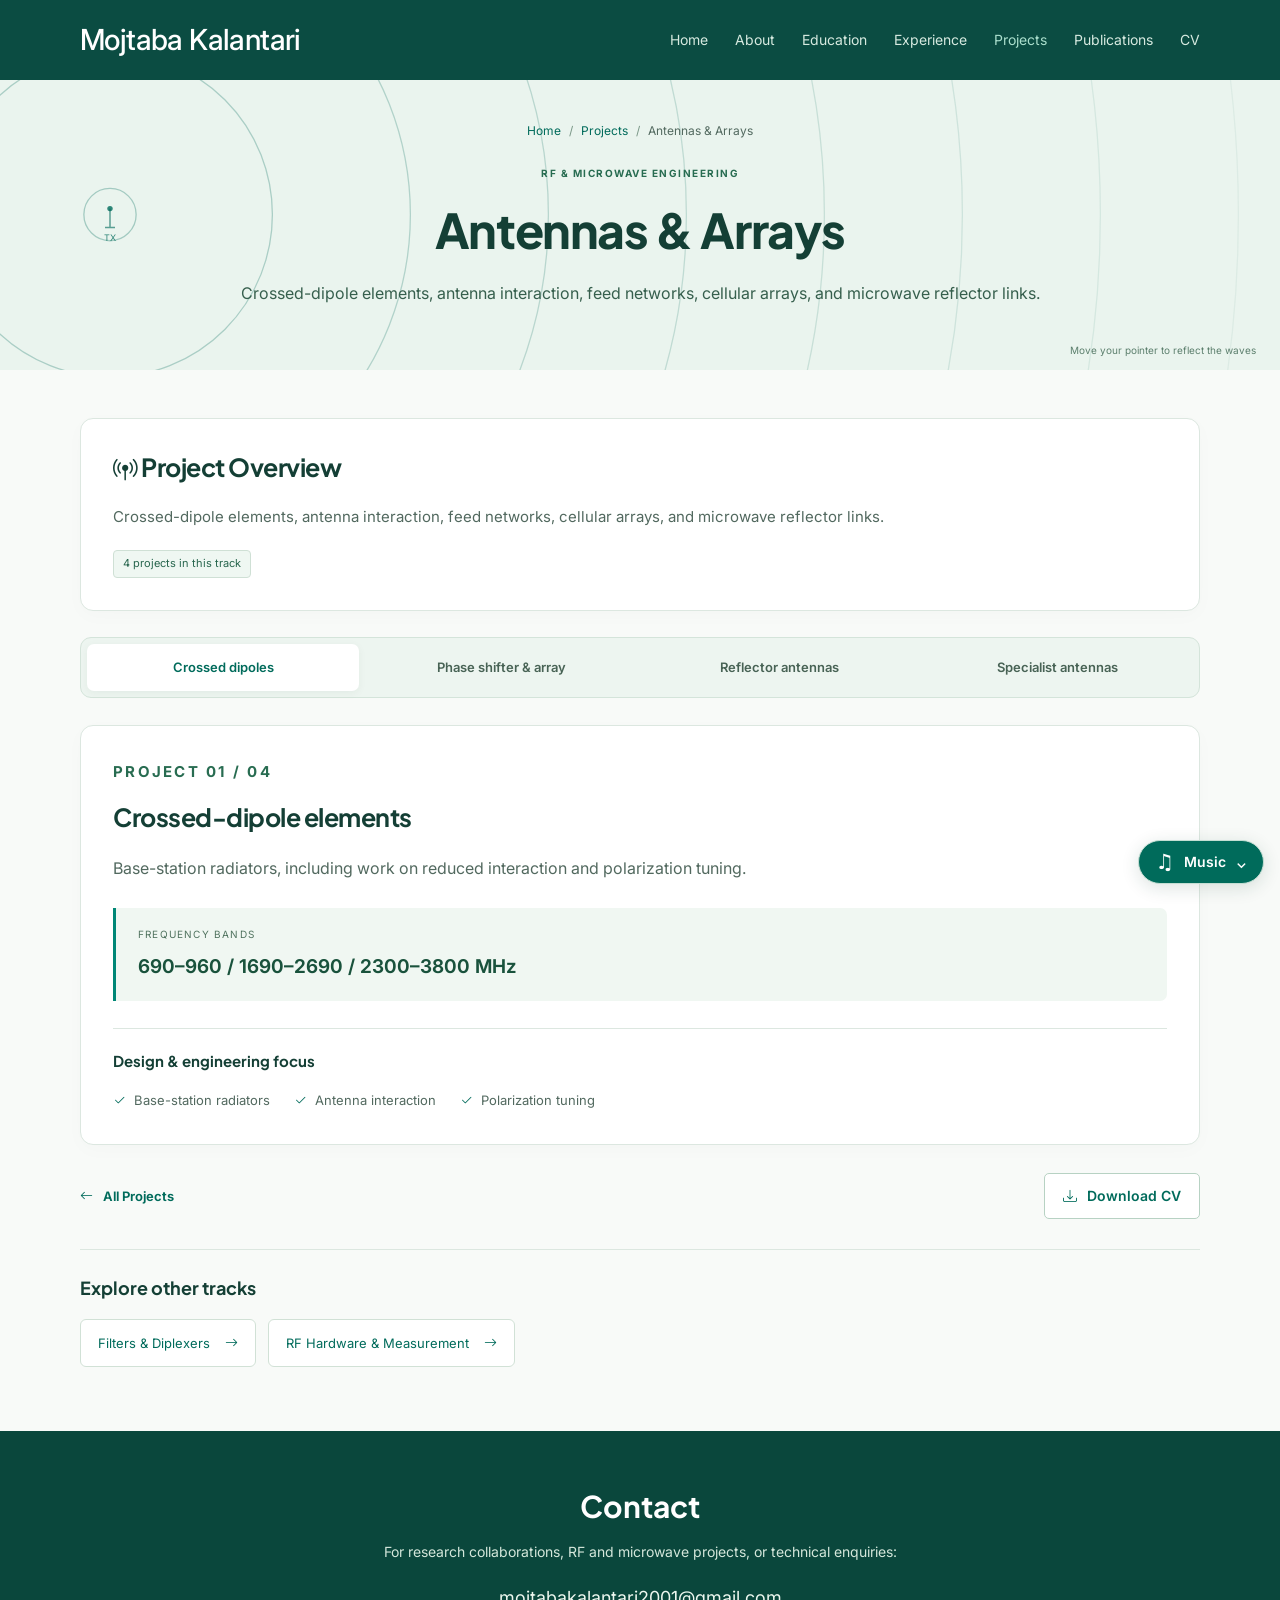
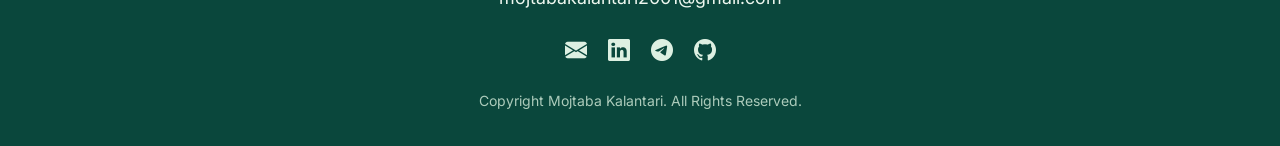
<file: projects/antennas-arrays.html>
<!doctype html><html lang="en"><head><meta charset="utf-8"><meta name="viewport" content="width=device-width,initial-scale=1"><meta name="theme-color" content="#006b5b"><title>Antennas &amp; Arrays | Mojtaba Kalantari</title><meta name="description" content="Crossed-dipole elements, antenna interaction, feed networks, cellular arrays, and microwave reflector links."><link rel="canonical" href="https://mojtabakalantari2001-create.github.io/projects/antennas-arrays.html"><meta property="og:title" content="Antennas &amp; Arrays | Mojtaba Kalantari"><meta property="og:image" content="https://mojtabakalantari2001-create.github.io/assets/img/profile/hero-park.webp"><link rel="icon" type="image/svg+xml" sizes="any" href="../assets/img/icons/favicon.svg?v=green-006b5b"><link rel="preconnect" href="https://fonts.googleapis.com"><link rel="preconnect" href="https://fonts.gstatic.com" crossorigin><link href="https://fonts.googleapis.com/css2?family=Inter:wght@300;400;500;600;700&amp;family=Plus+Jakarta+Sans:wght@300;400;500;600;700;800&amp;display=swap" rel="stylesheet"><link href="../assets/vendor/bootstrap-icons/bootstrap-icons.css" rel="stylesheet"><link href="../assets/css/portfolio.css?v=9748ecbd55" rel="stylesheet"><link href="../assets/css/music-player.css?v=1" rel="stylesheet"></head><body><header class="site-header"><div class="container header-row"><a class="brand" href="../index.html">Mojtaba Kalantari</a><nav id="site-nav" class="site-nav" aria-label="Main navigation"><a href="../index.html#hero">Home</a><a href="../index.html#about">About</a><a href="../index.html#education">Education</a><a href="../experience/index.html">Experience</a><a href="../projects/index.html" class="is-active" aria-current="page">Projects</a><a href="../index.html#publications">Publications</a><a href="../cv.pdf" download="Mojtaba_Kalantari_CV.pdf">CV</a></nav><button class="menu-toggle" type="button" aria-controls="site-nav" aria-expanded="false" aria-label="Open navigation"><i class="bi bi-list" aria-hidden="true"></i></button></div></header><main><section class="rf-hero" id="hero"><canvas data-rf-waves aria-hidden="true"></canvas><div class="container"><nav aria-label="Breadcrumb"><ol class="breadcrumbs"><li><a href="../index.html">Home</a></li><li><a href="index.html">Projects</a></li><li><span aria-current="page">Antennas &amp; Arrays</span></li></ol></nav><p class="eyebrow">RF &amp; MICROWAVE ENGINEERING</p><h1>Antennas &amp; Arrays</h1><p class="rf-subtitle">Crossed-dipole elements, antenna interaction, feed networks, cellular arrays, and microwave reflector links.</p></div><span class="wave-hint"><span class="mouse-hint">Move your pointer to reflect the waves</span><span class="touch-hint">Touch to reflect the waves</span></span></section><section class="page-content"><div class="container"><section class="panel-card"><h2><i class="bi bi-broadcast-pin" aria-hidden="true"></i> Project Overview</h2><p>Crossed-dipole elements, antenna interaction, feed networks, cellular arrays, and microwave reflector links.</p><span class="count-pill">4 projects in this track</span></section><div data-tab-set><div class="tabs-bar" role="tablist" aria-label="Antennas &amp; Arrays projects"><button type="button" class="project-tab" role="tab" id="tab-crossed-dipoles" aria-controls="crossed-dipoles" aria-selected="true">Crossed dipoles</button><button type="button" class="project-tab" role="tab" id="tab-phase-shifter-array" aria-controls="phase-shifter-array" aria-selected="false">Phase shifter &amp; array</button><button type="button" class="project-tab" role="tab" id="tab-reflector-antennas" aria-controls="reflector-antennas" aria-selected="false">Reflector antennas</button><button type="button" class="project-tab" role="tab" id="tab-specialist-antennas" aria-controls="specialist-antennas" aria-selected="false">Specialist antennas</button></div><section class="panel-card" role="tabpanel" id="crossed-dipoles" aria-labelledby="tab-crossed-dipoles" tabindex="0"><p class="eyebrow">PROJECT 01 / 04</p><h2>Crossed-dipole elements</h2><p class="project-description">Base-station radiators, including work on reduced interaction and polarization tuning.</p><dl class="spec-box"><dt>Frequency bands</dt><dd>690–960 / 1690–2690 / 2300–3800 MHz</dd></dl><div class="focus-block"><h3>Design &amp; engineering focus</h3><ul class="focus-list"><li><i class="bi bi-check2" aria-hidden="true"></i>Base-station radiators</li><li><i class="bi bi-check2" aria-hidden="true"></i>Antenna interaction</li><li><i class="bi bi-check2" aria-hidden="true"></i>Polarization tuning</li></ul></div></section><section class="panel-card" role="tabpanel" id="phase-shifter-array" aria-labelledby="tab-phase-shifter-array" tabindex="0"><p class="eyebrow">PROJECT 02 / 04</p><h2>Phase shifter &amp; fixed-beam array</h2><p class="project-description">Nine-element true-time-delay phase shifter with 12° electrical tilt, and a 12-element fixed-beam array with 6° elevation tilt.</p><dl class="spec-box"><dt>Frequency bands</dt><dd>690–960 MHz / 2300–3800 MHz</dd></dl><div class="focus-block"><h3>Design &amp; engineering focus</h3><ul class="focus-list"><li><i class="bi bi-check2" aria-hidden="true"></i>True-time-delay phase shifter</li><li><i class="bi bi-check2" aria-hidden="true"></i>Electrical tilt</li><li><i class="bi bi-check2" aria-hidden="true"></i>Fixed-beam array</li></ul></div></section><section class="panel-card" role="tabpanel" id="reflector-antennas" aria-labelledby="tab-reflector-antennas" tabindex="0"><p class="eyebrow">PROJECT 03 / 04</p><h2>Hat-fed reflector antennas</h2><p class="project-description">Design and testing of 2-, 3-, and 4-foot reflectors, including absorber work for backlobe reduction.</p><dl class="spec-box"><dt>Frequency bands</dt><dd>15 / 18 / 23 / 26 GHz</dd></dl><div class="focus-block"><h3>Design &amp; engineering focus</h3><ul class="focus-list"><li><i class="bi bi-check2" aria-hidden="true"></i>Hat-fed reflectors</li><li><i class="bi bi-check2" aria-hidden="true"></i>Design &amp; testing</li><li><i class="bi bi-check2" aria-hidden="true"></i>Backlobe reduction</li></ul></div></section><section class="panel-card" role="tabpanel" id="specialist-antennas" aria-labelledby="tab-specialist-antennas" tabindex="0"><p class="eyebrow">PROJECT 04 / 04</p><h2>Specialist antennas</h2><p class="project-description">X-band circularly polarized horn antenna and a 406 MHz omnidirectional antenna for weather-balloon communication.</p><div class="focus-block"><h3>Design &amp; engineering focus</h3><ul class="focus-list"><li><i class="bi bi-check2" aria-hidden="true"></i>Circular polarization</li><li><i class="bi bi-check2" aria-hidden="true"></i>Horn antennas</li><li><i class="bi bi-check2" aria-hidden="true"></i>Weather-balloon communication</li></ul></div></section></div><div class="page-actions"><a class="inline-link" href="index.html"><i class="bi bi-arrow-left" aria-hidden="true"></i> All Projects</a><a class="outline-link" href="../cv.pdf" download="Mojtaba_Kalantari_CV.pdf"><i class="bi bi-download" aria-hidden="true"></i> Download CV</a></div><nav class="related-nav" aria-label="Other project tracks"><h2>Explore other tracks</h2><div class="related-links"><a href="filters-diplexers.html">Filters &amp; Diplexers <i class="bi bi-arrow-right" aria-hidden="true"></i></a><a href="rf-hardware-measurement.html">RF Hardware &amp; Measurement <i class="bi bi-arrow-right" aria-hidden="true"></i></a></div></nav></div></section></main><footer class="site-footer" id="footer"><div class="container"><h2>Contact</h2><p>For research collaborations, RF and microwave projects, or technical enquiries:</p><p class="footer-email"><a href="mailto:mojtabakalantari2001@gmail.com">mojtabakalantari2001@gmail.com</a></p><div class="social-links"><a href="mailto:mojtabakalantari2001@gmail.com" aria-label="Email Contact"><i class="bi bi-envelope-fill" aria-hidden="true"></i></a><a href="https://www.linkedin.com/in/mojtabakalantari/" aria-label="LinkedIn Profile" target="_blank" rel="noopener noreferrer"><i class="bi bi-linkedin" aria-hidden="true"></i></a><a href="https://t.me/a0jik" aria-label="Telegram: @a0jik" target="_blank" rel="noopener noreferrer"><i class="bi bi-telegram" aria-hidden="true"></i></a><a href="https://github.com/mojtabakalantari2001-create" aria-label="GitHub Profile" target="_blank" rel="noopener noreferrer"><i class="bi bi-github" aria-hidden="true"></i></a></div><p class="copyright">Copyright Mojtaba Kalantari. All Rights Reserved.</p></div></footer><script src="../assets/js/portfolio.js?v=d26fc33c09" defer></script><script src="../assets/js/rf-waves.js?v=52feff6b47" defer></script><details class="music-player"><summary><span class="music-player-note" aria-hidden="true">♫</span><span>Music</span><span class="music-player-chevron" aria-hidden="true">⌃</span></summary><div class="music-player-panel"><audio controls preload="none" loop aria-label="Background music" src="../assets/audio/music.mp3">Your browser does not support audio playback.</audio></div></details></body></html>
</file>
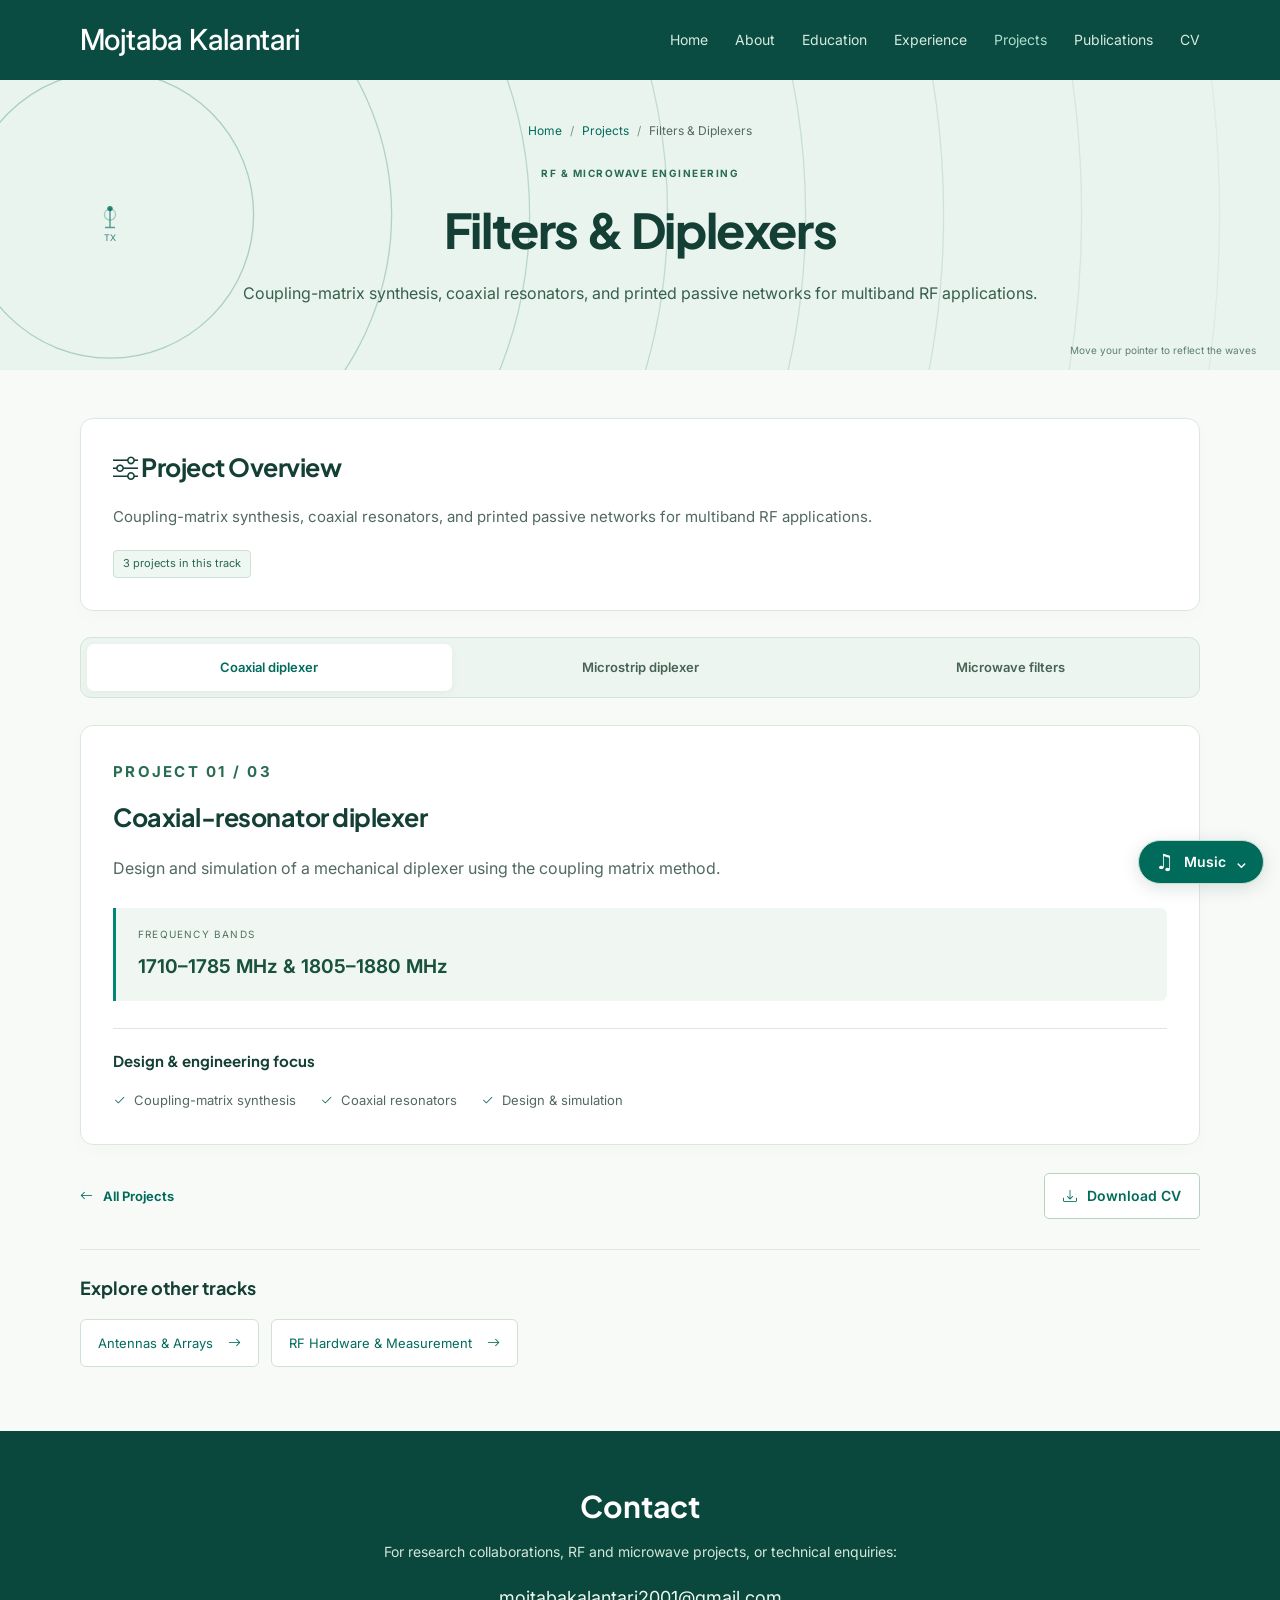
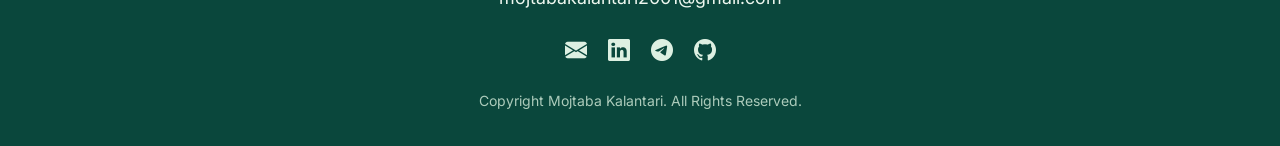
<file: projects/filters-diplexers.html>
<!doctype html><html lang="en"><head><meta charset="utf-8"><meta name="viewport" content="width=device-width,initial-scale=1"><meta name="theme-color" content="#006b5b"><title>Filters &amp; Diplexers | Mojtaba Kalantari</title><meta name="description" content="Coupling-matrix synthesis, coaxial resonators, and printed passive networks for multiband RF applications."><link rel="canonical" href="https://mojtabakalantari2001-create.github.io/projects/filters-diplexers.html"><meta property="og:title" content="Filters &amp; Diplexers | Mojtaba Kalantari"><meta property="og:image" content="https://mojtabakalantari2001-create.github.io/assets/img/profile/hero-park.webp"><link rel="icon" type="image/svg+xml" sizes="any" href="../assets/img/icons/favicon.svg?v=green-006b5b"><link rel="preconnect" href="https://fonts.googleapis.com"><link rel="preconnect" href="https://fonts.gstatic.com" crossorigin><link href="https://fonts.googleapis.com/css2?family=Inter:wght@300;400;500;600;700&amp;family=Plus+Jakarta+Sans:wght@300;400;500;600;700;800&amp;display=swap" rel="stylesheet"><link href="../assets/vendor/bootstrap-icons/bootstrap-icons.css" rel="stylesheet"><link href="../assets/css/portfolio.css?v=9748ecbd55" rel="stylesheet"><link href="../assets/css/music-player.css?v=1" rel="stylesheet"></head><body><header class="site-header"><div class="container header-row"><a class="brand" href="../index.html">Mojtaba Kalantari</a><nav id="site-nav" class="site-nav" aria-label="Main navigation"><a href="../index.html#hero">Home</a><a href="../index.html#about">About</a><a href="../index.html#education">Education</a><a href="../experience/index.html">Experience</a><a href="../projects/index.html" class="is-active" aria-current="page">Projects</a><a href="../index.html#publications">Publications</a><a href="../cv.pdf" download="Mojtaba_Kalantari_CV.pdf">CV</a></nav><button class="menu-toggle" type="button" aria-controls="site-nav" aria-expanded="false" aria-label="Open navigation"><i class="bi bi-list" aria-hidden="true"></i></button></div></header><main><section class="rf-hero" id="hero"><canvas data-rf-waves aria-hidden="true"></canvas><div class="container"><nav aria-label="Breadcrumb"><ol class="breadcrumbs"><li><a href="../index.html">Home</a></li><li><a href="index.html">Projects</a></li><li><span aria-current="page">Filters &amp; Diplexers</span></li></ol></nav><p class="eyebrow">RF &amp; MICROWAVE ENGINEERING</p><h1>Filters &amp; Diplexers</h1><p class="rf-subtitle">Coupling-matrix synthesis, coaxial resonators, and printed passive networks for multiband RF applications.</p></div><span class="wave-hint"><span class="mouse-hint">Move your pointer to reflect the waves</span><span class="touch-hint">Touch to reflect the waves</span></span></section><section class="page-content"><div class="container"><section class="panel-card"><h2><i class="bi bi-sliders" aria-hidden="true"></i> Project Overview</h2><p>Coupling-matrix synthesis, coaxial resonators, and printed passive networks for multiband RF applications.</p><span class="count-pill">3 projects in this track</span></section><div data-tab-set><div class="tabs-bar" role="tablist" aria-label="Filters &amp; Diplexers projects"><button type="button" class="project-tab" role="tab" id="tab-coaxial-diplexer" aria-controls="coaxial-diplexer" aria-selected="true">Coaxial diplexer</button><button type="button" class="project-tab" role="tab" id="tab-microstrip-diplexer" aria-controls="microstrip-diplexer" aria-selected="false">Microstrip diplexer</button><button type="button" class="project-tab" role="tab" id="tab-microwave-filters" aria-controls="microwave-filters" aria-selected="false">Microwave filters</button></div><section class="panel-card" role="tabpanel" id="coaxial-diplexer" aria-labelledby="tab-coaxial-diplexer" tabindex="0"><p class="eyebrow">PROJECT 01 / 03</p><h2>Coaxial-resonator diplexer</h2><p class="project-description">Design and simulation of a mechanical diplexer using the coupling matrix method.</p><dl class="spec-box"><dt>Frequency bands</dt><dd>1710–1785 MHz &amp; 1805–1880 MHz</dd></dl><div class="focus-block"><h3>Design &amp; engineering focus</h3><ul class="focus-list"><li><i class="bi bi-check2" aria-hidden="true"></i>Coupling-matrix synthesis</li><li><i class="bi bi-check2" aria-hidden="true"></i>Coaxial resonators</li><li><i class="bi bi-check2" aria-hidden="true"></i>Design &amp; simulation</li></ul></div></section><section class="panel-card" role="tabpanel" id="microstrip-diplexer" aria-labelledby="tab-microstrip-diplexer" tabindex="0"><p class="eyebrow">PROJECT 02 / 03</p><h2>Microstrip diplexer</h2><p class="project-description">Development of a practical, low-cost printed diplexer incorporating band-stop filters.</p><dl class="spec-box"><dt>Frequency bands</dt><dd>1690–2200 MHz &amp; 2400–2690 MHz</dd></dl><div class="focus-block"><h3>Design &amp; engineering focus</h3><ul class="focus-list"><li><i class="bi bi-check2" aria-hidden="true"></i>Printed passive networks</li><li><i class="bi bi-check2" aria-hidden="true"></i>Band-stop filters</li><li><i class="bi bi-check2" aria-hidden="true"></i>Low-cost RF design</li></ul></div></section><section class="panel-card" role="tabpanel" id="microwave-filters" aria-labelledby="tab-microwave-filters" tabindex="0"><p class="eyebrow">PROJECT 03 / 03</p><h2>Microwave filters</h2><p class="project-description">Design and optimization of passive microwave filters.</p><dl class="spec-box"><dt>Frequency bands</dt><dd>K, Ku &amp; Ka bands</dd></dl><div class="focus-block"><h3>Design &amp; engineering focus</h3><ul class="focus-list"><li><i class="bi bi-check2" aria-hidden="true"></i>Passive microwave components</li><li><i class="bi bi-check2" aria-hidden="true"></i>Filter design</li><li><i class="bi bi-check2" aria-hidden="true"></i>Optimization</li></ul></div></section></div><div class="page-actions"><a class="inline-link" href="index.html"><i class="bi bi-arrow-left" aria-hidden="true"></i> All Projects</a><a class="outline-link" href="../cv.pdf" download="Mojtaba_Kalantari_CV.pdf"><i class="bi bi-download" aria-hidden="true"></i> Download CV</a></div><nav class="related-nav" aria-label="Other project tracks"><h2>Explore other tracks</h2><div class="related-links"><a href="antennas-arrays.html">Antennas &amp; Arrays <i class="bi bi-arrow-right" aria-hidden="true"></i></a><a href="rf-hardware-measurement.html">RF Hardware &amp; Measurement <i class="bi bi-arrow-right" aria-hidden="true"></i></a></div></nav></div></section></main><footer class="site-footer" id="footer"><div class="container"><h2>Contact</h2><p>For research collaborations, RF and microwave projects, or technical enquiries:</p><p class="footer-email"><a href="mailto:mojtabakalantari2001@gmail.com">mojtabakalantari2001@gmail.com</a></p><div class="social-links"><a href="mailto:mojtabakalantari2001@gmail.com" aria-label="Email Contact"><i class="bi bi-envelope-fill" aria-hidden="true"></i></a><a href="https://www.linkedin.com/in/mojtabakalantari/" aria-label="LinkedIn Profile" target="_blank" rel="noopener noreferrer"><i class="bi bi-linkedin" aria-hidden="true"></i></a><a href="https://t.me/a0jik" aria-label="Telegram: @a0jik" target="_blank" rel="noopener noreferrer"><i class="bi bi-telegram" aria-hidden="true"></i></a><a href="https://github.com/mojtabakalantari2001-create" aria-label="GitHub Profile" target="_blank" rel="noopener noreferrer"><i class="bi bi-github" aria-hidden="true"></i></a></div><p class="copyright">Copyright Mojtaba Kalantari. All Rights Reserved.</p></div></footer><script src="../assets/js/portfolio.js?v=d26fc33c09" defer></script><script src="../assets/js/rf-waves.js?v=52feff6b47" defer></script><details class="music-player"><summary><span class="music-player-note" aria-hidden="true">♫</span><span>Music</span><span class="music-player-chevron" aria-hidden="true">⌃</span></summary><div class="music-player-panel"><audio controls preload="none" loop aria-label="Background music" src="../assets/audio/music.mp3">Your browser does not support audio playback.</audio></div></details></body></html>
</file>
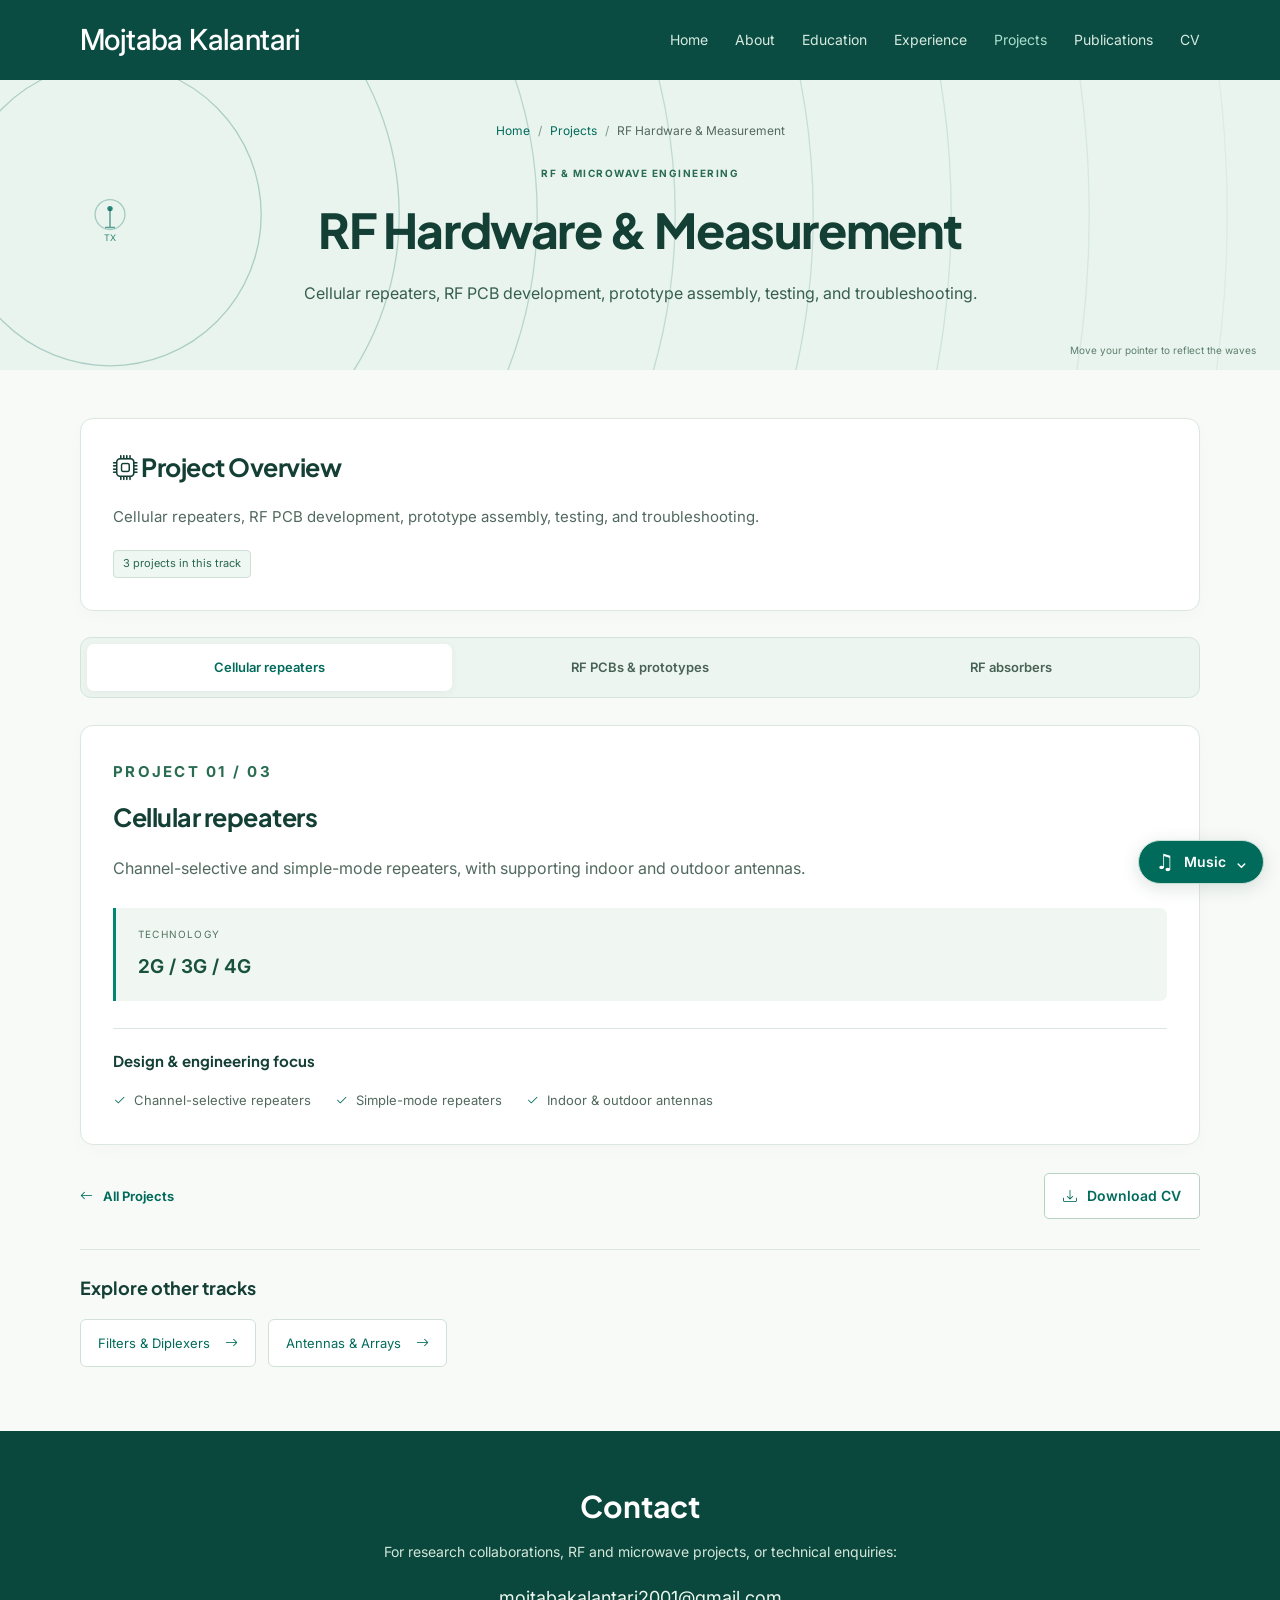
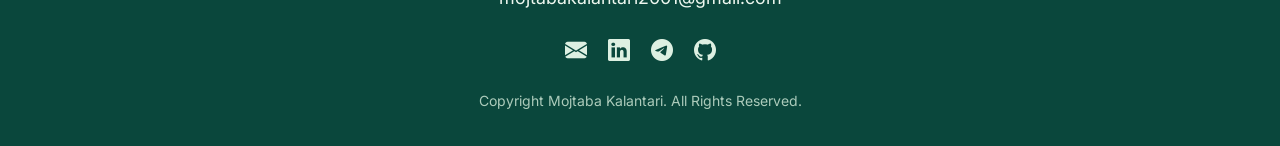
<file: projects/rf-hardware-measurement.html>
<!doctype html><html lang="en"><head><meta charset="utf-8"><meta name="viewport" content="width=device-width,initial-scale=1"><meta name="theme-color" content="#006b5b"><title>RF Hardware &amp; Measurement | Mojtaba Kalantari</title><meta name="description" content="Cellular repeaters, RF PCB development, prototype assembly, testing, and troubleshooting."><link rel="canonical" href="https://mojtabakalantari2001-create.github.io/projects/rf-hardware-measurement.html"><meta property="og:title" content="RF Hardware &amp; Measurement | Mojtaba Kalantari"><meta property="og:image" content="https://mojtabakalantari2001-create.github.io/assets/img/profile/hero-park.webp"><link rel="icon" type="image/svg+xml" sizes="any" href="../assets/img/icons/favicon.svg?v=green-006b5b"><link rel="preconnect" href="https://fonts.googleapis.com"><link rel="preconnect" href="https://fonts.gstatic.com" crossorigin><link href="https://fonts.googleapis.com/css2?family=Inter:wght@300;400;500;600;700&amp;family=Plus+Jakarta+Sans:wght@300;400;500;600;700;800&amp;display=swap" rel="stylesheet"><link href="../assets/vendor/bootstrap-icons/bootstrap-icons.css" rel="stylesheet"><link href="../assets/css/portfolio.css?v=9748ecbd55" rel="stylesheet"><link href="../assets/css/music-player.css?v=1" rel="stylesheet"></head><body><header class="site-header"><div class="container header-row"><a class="brand" href="../index.html">Mojtaba Kalantari</a><nav id="site-nav" class="site-nav" aria-label="Main navigation"><a href="../index.html#hero">Home</a><a href="../index.html#about">About</a><a href="../index.html#education">Education</a><a href="../experience/index.html">Experience</a><a href="../projects/index.html" class="is-active" aria-current="page">Projects</a><a href="../index.html#publications">Publications</a><a href="../cv.pdf" download="Mojtaba_Kalantari_CV.pdf">CV</a></nav><button class="menu-toggle" type="button" aria-controls="site-nav" aria-expanded="false" aria-label="Open navigation"><i class="bi bi-list" aria-hidden="true"></i></button></div></header><main><section class="rf-hero" id="hero"><canvas data-rf-waves aria-hidden="true"></canvas><div class="container"><nav aria-label="Breadcrumb"><ol class="breadcrumbs"><li><a href="../index.html">Home</a></li><li><a href="index.html">Projects</a></li><li><span aria-current="page">RF Hardware &amp; Measurement</span></li></ol></nav><p class="eyebrow">RF &amp; MICROWAVE ENGINEERING</p><h1>RF Hardware &amp; Measurement</h1><p class="rf-subtitle">Cellular repeaters, RF PCB development, prototype assembly, testing, and troubleshooting.</p></div><span class="wave-hint"><span class="mouse-hint">Move your pointer to reflect the waves</span><span class="touch-hint">Touch to reflect the waves</span></span></section><section class="page-content"><div class="container"><section class="panel-card"><h2><i class="bi bi-cpu" aria-hidden="true"></i> Project Overview</h2><p>Cellular repeaters, RF PCB development, prototype assembly, testing, and troubleshooting.</p><span class="count-pill">3 projects in this track</span></section><div data-tab-set><div class="tabs-bar" role="tablist" aria-label="RF Hardware &amp; Measurement projects"><button type="button" class="project-tab" role="tab" id="tab-cellular-repeaters" aria-controls="cellular-repeaters" aria-selected="true">Cellular repeaters</button><button type="button" class="project-tab" role="tab" id="tab-rf-pcbs-prototypes" aria-controls="rf-pcbs-prototypes" aria-selected="false">RF PCBs &amp; prototypes</button><button type="button" class="project-tab" role="tab" id="tab-rf-absorbers" aria-controls="rf-absorbers" aria-selected="false">RF absorbers</button></div><section class="panel-card" role="tabpanel" id="cellular-repeaters" aria-labelledby="tab-cellular-repeaters" tabindex="0"><p class="eyebrow">PROJECT 01 / 03</p><h2>Cellular repeaters</h2><p class="project-description">Channel-selective and simple-mode repeaters, with supporting indoor and outdoor antennas.</p><dl class="spec-box"><dt>Technology</dt><dd>2G / 3G / 4G</dd></dl><div class="focus-block"><h3>Design &amp; engineering focus</h3><ul class="focus-list"><li><i class="bi bi-check2" aria-hidden="true"></i>Channel-selective repeaters</li><li><i class="bi bi-check2" aria-hidden="true"></i>Simple-mode repeaters</li><li><i class="bi bi-check2" aria-hidden="true"></i>Indoor &amp; outdoor antennas</li></ul></div></section><section class="panel-card" role="tabpanel" id="rf-pcbs-prototypes" aria-labelledby="tab-rf-pcbs-prototypes" tabindex="0"><p class="eyebrow">PROJECT 02 / 03</p><h2>RF PCBs &amp; prototypes</h2><p class="project-description">PCB design, assembly, RF measurements, validation, documentation, and bills of materials.</p><dl class="spec-box"><dt>Technology</dt><dd>1–4-layer PCBs</dd></dl><div class="focus-block"><h3>Design &amp; engineering focus</h3><ul class="focus-list"><li><i class="bi bi-check2" aria-hidden="true"></i>PCB design &amp; assembly</li><li><i class="bi bi-check2" aria-hidden="true"></i>RF measurements</li><li><i class="bi bi-check2" aria-hidden="true"></i>Validation &amp; documentation</li></ul></div></section><section class="panel-card" role="tabpanel" id="rf-absorbers" aria-labelledby="tab-rf-absorbers" tabindex="0"><p class="eyebrow">PROJECT 03 / 03</p><h2>RF absorbers</h2><p class="project-description">Manufacture and testing of pyramidal absorbers and structures for reflector-antenna backlobe reduction.</p><dl class="spec-box"><dt>Frequency bands</dt><dd>Pyramidal absorbers: 1–12 GHz</dd></dl><div class="focus-block"><h3>Design &amp; engineering focus</h3><ul class="focus-list"><li><i class="bi bi-check2" aria-hidden="true"></i>Manufacture &amp; testing</li><li><i class="bi bi-check2" aria-hidden="true"></i>Pyramidal absorbers</li><li><i class="bi bi-check2" aria-hidden="true"></i>Reflector-antenna backlobes</li></ul></div></section></div><div class="page-actions"><a class="inline-link" href="index.html"><i class="bi bi-arrow-left" aria-hidden="true"></i> All Projects</a><a class="outline-link" href="../cv.pdf" download="Mojtaba_Kalantari_CV.pdf"><i class="bi bi-download" aria-hidden="true"></i> Download CV</a></div><nav class="related-nav" aria-label="Other project tracks"><h2>Explore other tracks</h2><div class="related-links"><a href="filters-diplexers.html">Filters &amp; Diplexers <i class="bi bi-arrow-right" aria-hidden="true"></i></a><a href="antennas-arrays.html">Antennas &amp; Arrays <i class="bi bi-arrow-right" aria-hidden="true"></i></a></div></nav></div></section></main><footer class="site-footer" id="footer"><div class="container"><h2>Contact</h2><p>For research collaborations, RF and microwave projects, or technical enquiries:</p><p class="footer-email"><a href="mailto:mojtabakalantari2001@gmail.com">mojtabakalantari2001@gmail.com</a></p><div class="social-links"><a href="mailto:mojtabakalantari2001@gmail.com" aria-label="Email Contact"><i class="bi bi-envelope-fill" aria-hidden="true"></i></a><a href="https://www.linkedin.com/in/mojtabakalantari/" aria-label="LinkedIn Profile" target="_blank" rel="noopener noreferrer"><i class="bi bi-linkedin" aria-hidden="true"></i></a><a href="https://t.me/a0jik" aria-label="Telegram: @a0jik" target="_blank" rel="noopener noreferrer"><i class="bi bi-telegram" aria-hidden="true"></i></a><a href="https://github.com/mojtabakalantari2001-create" aria-label="GitHub Profile" target="_blank" rel="noopener noreferrer"><i class="bi bi-github" aria-hidden="true"></i></a></div><p class="copyright">Copyright Mojtaba Kalantari. All Rights Reserved.</p></div></footer><script src="../assets/js/portfolio.js?v=d26fc33c09" defer></script><script src="../assets/js/rf-waves.js?v=52feff6b47" defer></script><details class="music-player"><summary><span class="music-player-note" aria-hidden="true">♫</span><span>Music</span><span class="music-player-chevron" aria-hidden="true">⌃</span></summary><div class="music-player-panel"><audio controls preload="none" loop aria-label="Background music" src="../assets/audio/music.mp3">Your browser does not support audio playback.</audio></div></details></body></html>
</file>
<file: assets/css/portfolio.css>
/* Independently authored portfolio styles for Mojtaba Kalantari. */
:root{--accent:#006b5b;--ink:#143f35;--muted:#52695f;--line:#dce7e0;--wash:#edf6f0;--nav:#0b4c42;--font:Inter,Arial,sans-serif;color-scheme:light}
*{box-sizing:border-box}html{scroll-behavior:smooth;scroll-padding-top:100px}body{margin:0;font-family:var(--font);font-size:15px;line-height:1.75;color:var(--muted);background:#fff}button,a{-webkit-tap-highlight-color:transparent}button{font:inherit}a{color:var(--accent);text-decoration:none}a:hover{color:#00917b}img{max-width:100%;height:auto;display:block}h1,h2,h3,h4{font-family:'Plus Jakarta Sans',var(--font);color:var(--ink);line-height:1.35;margin:0 0 18px;font-weight:700}p{margin:0 0 18px}ul{margin:0;padding-left:20px}button{cursor:pointer}a:focus-visible,button:focus-visible,[tabindex]:focus-visible{outline:3px solid #009782;outline-offset:5px}[hidden]{display:none!important}.container{width:calc(100% - 48px);max-width:1120px;margin:0 auto}.section{padding:78px 0}.wash{background:#f4f9f6}.section-heading{margin-bottom:36px}.section-heading h2{font-size:32px;letter-spacing:-1px;margin-bottom:12px}.section-heading p{max-width:760px}.inline-link{display:inline-flex;align-items:center;gap:10px;font-size:13px;font-weight:650}.button-link{display:inline-flex;align-items:center;gap:10px;background:var(--accent);border:1px solid var(--accent);border-radius:5px;color:#fff;padding:11px 20px;font-size:14px;font-weight:600}.button-link:hover{background:#005244;color:#fff}.outline-link{display:inline-flex;align-items:center;gap:10px;border:1px solid #b7d2c3;border-radius:5px;padding:10px 18px;background:#fff;font-size:14px;font-weight:600}
.site-header{position:fixed;top:0;inset-inline:0;z-index:50;background:var(--nav);height:80px;color:#f0f8f3}.header-row{height:100%;display:flex;align-items:center;justify-content:space-between;gap:24px}.brand{color:#fff!important;font-size:29px;font-weight:500;letter-spacing:-.6px;line-height:1.3}.site-nav{display:flex;align-items:center;gap:27px}.site-nav a{font-size:14px;white-space:nowrap;color:#d7eae0}.site-nav a:hover,.site-nav .is-active{color:#abdfcd}.menu-toggle{display:none;border:0;background:none;color:#fff;font-size:25px;padding:4px;line-height:1}.social-links{display:flex;align-items:center;gap:21px}.social-links a{font-size:24px;line-height:1;color:#14624f}.social-links a:hover{color:#00917b}
.home-hero{position:relative;min-height:max(740px,100svh);display:flex;align-items:center;padding-top:80px;background:#e7f2ee;overflow:hidden}.hero-photo{position:absolute;inset:0;width:100%;height:100%;object-fit:cover}.home-hero:before{content:'';position:absolute;inset:0;z-index:1;background:linear-gradient(90deg,rgba(231,244,237,.97),rgba(231,244,237,.87) 25%,rgba(231,244,237,.57) 43%,rgba(231,244,237,.07) 63%,transparent 78%)}.hero-copy{position:relative;z-index:2}.hero-copy h1{font-size:64px;font-weight:750;letter-spacing:-2px;margin-bottom:6px}.hero-role{font-size:26px;min-height:48px;margin-bottom:24px;color:var(--ink)}.typed-role{border-bottom:2px solid var(--accent)}.typing-caret{display:inline-block;margin-left:3px;animation:blink 1s steps(1) infinite}@keyframes blink{50%{opacity:0}}
.about-grid{display:grid;grid-template-columns:340px minmax(0,1fr);gap:70px;align-items:start}.about-photo{padding:14px 0 0 14px;position:relative}.about-photo:before{content:'';position:absolute;inset:0 16px 16px 0;border:5px solid #c9ded1;z-index:-1}.about-copy h3{font-size:25px;line-height:1.6}.about-copy p{font-size:15px;line-height:1.95}.tool-tags{display:flex;flex-wrap:wrap;gap:8px;margin:22px 0}.tool-tags span{font-size:12px;border:1px solid #d2e2d7;background:var(--wash);color:#26604d;border-radius:4px;padding:4px 10px}.education-grid{display:grid;grid-template-columns:repeat(2,minmax(0,1fr));gap:28px}.education-card{border:1px solid var(--line);border-radius:12px;background:#fff;padding:32px}.education-card img{width:108px;height:108px;object-fit:contain;margin:0 auto 24px}.education-card h3{text-align:center;font-size:24px}.education-card li{margin-bottom:7px}.thesis{border-top:1px solid var(--line);padding-top:18px;margin:22px 0 0;font-size:13px;line-height:1.85}.education-card .thesis-file{margin-top:14px}
.card-grid{display:grid;grid-template-columns:repeat(3,minmax(0,1fr));gap:24px}.track-card{display:flex;flex-direction:column;border:1px solid var(--line);border-radius:13px;background:#fff;overflow:hidden;color:inherit;box-shadow:0 5px 20px #113e2d05;transition:transform .2s,box-shadow .2s}.track-card:hover{color:inherit;transform:translateY(-4px);box-shadow:0 12px 26px #113e2d0c}.card-top{display:flex;align-items:center;justify-content:space-between;gap:12px;background:var(--wash);padding:22px 24px;border-bottom:1px solid var(--line);color:#196c53}.card-top i{font-size:27px;line-height:1}.card-top span{font-size:11px;text-align:right}.card-content{padding:26px 24px;display:flex;flex-direction:column;flex:1}.card-content h3{font-size:23px;letter-spacing:-.5px;min-height:62px;margin-bottom:20px}.card-content p{font-size:14px;line-height:1.85}.card-content .job-role{font-size:13px;font-weight:650;color:#19705a;min-height:0;margin-bottom:18px}.card-cta{display:flex;align-items:center;gap:10px;font-size:13px;font-weight:600;color:var(--accent);padding-top:18px;margin-top:auto;border-top:1px solid #edf0ed}
.work-switch{display:grid;grid-template-columns:310px minmax(0,1fr);gap:32px;align-items:start}.work-switch [role=tablist]{display:grid;gap:13px}.role-choice{border:1px solid var(--line);border-left:4px solid transparent;background:#fff;border-radius:8px;padding:18px;text-align:left;color:var(--muted)}.role-choice[aria-selected=true]{border-left-color:var(--accent);background:#eff7f2}.role-choice strong{display:block;color:var(--ink);font-size:15px}.role-choice span{display:block;font-size:12px;margin-top:3px}.work-card{background:#fff;border:1px solid var(--line);border-radius:13px;padding:32px;box-shadow:0 5px 22px #113e2d05}.work-card header{display:flex;justify-content:space-between;gap:24px;border-bottom:1px solid #e9eeea;padding-bottom:20px;margin-bottom:25px}.work-card h2,.work-card h3{font-size:25px;letter-spacing:-.5px;margin-bottom:6px}.work-card .job-role{color:var(--accent);font-weight:600;margin:0}.job-meta{font-size:12px;text-align:right}.job-meta span{display:block;margin:0 0 7px}.period{display:inline-block!important;padding:3px 11px;border-radius:30px;background:#edf6f0;color:#2f5f4b}.highlights{list-style:none;padding:0}.highlights li{position:relative;padding-left:23px;margin-bottom:14px;font-size:14px;line-height:1.9}.highlights li:before{content:'▹';position:absolute;left:0;color:var(--accent)}.job-note{font-size:12px;margin-top:24px;margin-bottom:0}.teaching-card{margin-top:35px}.teaching-card h2,.teaching-card h3{font-size:23px;margin-bottom:20px}.publication{display:flex;gap:24px;max-width:980px}.publication>i{font-size:29px;color:var(--accent)}.publication h3{font-size:23px;line-height:1.6}.status-pill{display:inline-block;font-size:12px;border:1px solid #bfd8c9;background:#eaf4ed;color:#246348;border-radius:4px;padding:5px 10px;margin-bottom:13px}.publication p{font-size:14px}
.rf-hero{position:relative;isolation:isolate;overflow:hidden;min-height:370px;padding:120px 0 60px;background:#eaf4ee}.rf-hero canvas{position:absolute;inset:0;width:100%;height:100%;z-index:0;pointer-events:none}.rf-hero .container{position:relative;z-index:1;text-align:center}.breadcrumbs{display:flex;justify-content:center;flex-wrap:wrap;gap:8px;list-style:none;padding:0;margin:0 0 24px;font-size:12px}.breadcrumbs li+li:before{content:'/';color:#7a9787;margin-right:8px}.eyebrow{text-transform:uppercase;font-size:10px;font-weight:700;letter-spacing:.15em;color:#286c51;margin:0 0 15px}.rf-hero h1{font-size:clamp(32px,4vw,48px);font-weight:750;letter-spacing:-1.4px;margin-bottom:17px}.rf-subtitle{max-width:800px;margin:0 auto;font-size:16px;line-height:1.85;color:#365f4d}.wave-hint{position:absolute;bottom:11px;right:24px;z-index:2;font-size:10px;color:#5c7f6d;pointer-events:none}.touch-hint{display:none}.page-content{padding:48px 0 64px;background:#f8faf8}.page-intro{margin-bottom:30px;max-width:800px}.page-intro h2{font-size:26px;letter-spacing:-.6px;margin-bottom:12px}.page-intro p{font-size:15px}.panel-card{border:1px solid var(--line);border-radius:13px;background:#fff;padding:32px;margin-bottom:26px;box-shadow:0 5px 20px #113e2d05}.panel-card h2{font-size:25px;letter-spacing:-.5px}.panel-card p{font-size:15px;line-height:1.9}.count-pill{display:inline-block;border:1px solid #cfe0d5;border-radius:4px;background:#eff7f2;padding:3px 9px;font-size:11px;color:#28664e}.tabs-bar{display:flex;flex-wrap:wrap;gap:6px;padding:6px;border:1px solid #d4e4da;border-radius:11px;background:#edf5f0;margin-bottom:27px}.project-tab{flex:1;min-width:140px;min-height:47px;border:0;background:none;color:#486355;border-radius:7px;padding:11px 15px;font-size:13px;font-weight:600}.project-tab[aria-selected=true]{background:white;color:var(--accent);box-shadow:0 2px 8px #123b2a0d}.panel-card .project-description{font-size:16px}.spec-box{margin:25px 0;background:#f0f7f2;padding:18px 22px;border-left:3px solid #008776;border-radius:0 7px 7px 0}.spec-box dt{font-size:10px;letter-spacing:.12em;text-transform:uppercase;color:#50735f;margin-bottom:6px}.spec-box dd{font-size:19px;font-weight:650;color:#19523c;margin:0}.focus-block{border-top:1px solid var(--line);padding-top:22px;margin-top:27px}.focus-block h3{font-size:15px}.focus-list{display:flex;flex-wrap:wrap;gap:12px 24px;list-style:none;padding:0;font-size:13px}.focus-list li{display:flex;gap:8px}.focus-list i{color:var(--accent)}.page-actions{display:flex;justify-content:space-between;flex-wrap:wrap;gap:20px;margin:28px 0 30px;align-items:center}.related-nav{border-top:1px solid var(--line);margin-top:30px;padding-top:26px}.related-nav h2{font-size:18px}.related-links{display:flex;flex-wrap:wrap;gap:12px}.related-links a{display:inline-flex;gap:15px;align-items:center;border:1px solid #d1e1d6;border-radius:6px;padding:12px 17px;background:#fff;font-size:13px}.tools-section{border-top:1px solid var(--line);padding-top:30px;margin-top:40px}.tools-section h2{font-size:20px}.page-work{margin-bottom:30px}
.site-footer{padding:55px 0 32px;background:#0a473c;color:#d4e7db;text-align:center}.site-footer h2{color:#fff;font-size:30px;margin-bottom:13px}.site-footer p{font-size:14px}.footer-email{font-size:18px!important;overflow-wrap:anywhere}.footer-email a{color:#edf7ef}.site-footer .social-links{justify-content:center;margin:25px 0 28px}.site-footer .social-links a{color:#ddf0e2;font-size:22px}.copyright{font-size:11px;color:#accbbb;margin:0!important}
@media(max-width:1100px){.site-nav{gap:17px}.brand{font-size:26px}.site-nav a{font-size:13px}.hero-copy h1{font-size:54px}.about-grid{grid-template-columns:290px minmax(0,1fr);gap:45px}.work-switch{grid-template-columns:260px minmax(0,1fr);gap:24px}}
@media(max-width:900px){.menu-toggle{display:block}.site-nav{display:none;position:absolute;top:80px;left:20px;right:20px;border:1px solid #d4e3d8;border-radius:9px;background:#fff;padding:18px;box-shadow:0 8px 30px #0d35252a;max-height:calc(100svh - 110px);overflow:auto}.site-nav[data-open=true]{display:grid;gap:0}.site-nav a{display:block;padding:11px 13px;font-size:15px;color:#365f4b}.site-nav .is-active{color:var(--accent);font-weight:600}.card-grid{grid-template-columns:repeat(2,minmax(0,1fr))}.about-grid{grid-template-columns:1fr 1.5fr;gap:32px}.work-switch{grid-template-columns:1fr}.work-switch [role=tablist]{grid-template-columns:repeat(3,minmax(0,1fr))}.role-choice{padding:13px}.role-choice strong{font-size:13px}.work-card header{flex-wrap:wrap}.job-meta{text-align:left}.hero-copy h1{font-size:47px}.hero-role{font-size:23px}}
@media(max-width:650px){.container{width:calc(100% - 32px)}.site-header{height:64px}.brand{font-size:23px}.site-nav{top:64px}.section{padding:48px 0}.section-heading h2{font-size:28px}.home-hero{display:flex;flex-direction:column;align-items:stretch;min-height:0;padding:0}.home-hero:before{display:none}.hero-copy{padding-top:112px;padding-bottom:0;order:0}.hero-copy h1{font-size:36px;letter-spacing:-1.3px}.hero-role{font-size:20px;min-height:70px;margin-bottom:20px}.hero-photo{position:relative;inset:auto;width:100%;height:100vw;max-height:560px;object-position:80% center;order:1;margin-top:34px}.about-grid{grid-template-columns:1fr;gap:35px}.about-photo{max-width:330px;margin:0 auto}.about-copy h3{font-size:23px}.education-grid,.card-grid{grid-template-columns:1fr}.education-card{padding:26px}.education-card h3{font-size:22px}.card-content h3{min-height:0;font-size:23px;margin-bottom:15px}.work-switch [role=tablist]{grid-template-columns:1fr}.role-choice strong{font-size:15px}.work-card{padding:24px 20px}.work-card h2,.work-card h3{font-size:23px}.job-meta{font-size:11px}.highlights li{font-size:14px}.publication{gap:15px}.publication h3{font-size:20px}.rf-hero{padding:99px 0 48px;min-height:340px}.rf-hero h1{font-size:32px;letter-spacing:-1px}.rf-subtitle{font-size:14px}.breadcrumbs{font-size:11px}.wave-hint{font-size:9px;right:16px}.mouse-hint{display:none}.touch-hint{display:inline}.page-content{padding:30px 0 45px}.page-intro h2{font-size:24px}.panel-card{padding:24px 20px}.panel-card h2{font-size:23px}.project-tab{flex:1 1 43%;min-width:115px;font-size:12px;padding:10px}.spec-box{padding:15px 17px}.spec-box dd{font-size:17px}.focus-list{display:grid;gap:10px}.related-links{display:grid}.footer-email{font-size:15px!important}.site-footer{padding:45px 0 28px}}
@media(prefers-reduced-motion:reduce){html{scroll-behavior:auto}*,*:before,*:after{animation:none!important;transition:none!important}}
@media print{.site-header,.social-links,.wave-hint,.rf-hero canvas,.tabs-bar,.page-actions,.related-nav{display:none!important}.home-hero,.rf-hero{min-height:0;padding:20px 0}.hero-photo{display:none}.home-hero:before{display:none}.hero-copy{padding:0}.work-switch{display:block}.work-switch [role=tablist]{display:none}[role=tabpanel][hidden]{display:block!important}.section,.page-content{padding:20px 0}.panel-card,.work-card{break-inside:avoid}.site-footer{background:#fff;color:#222}.site-footer h2,.site-footer a{color:#222}}
</file>
<file: assets/css/music-player.css>
/* Native audio controls, shared by the home page and all detail pages. */
.music-player {
  position: fixed;
  right: max(16px, env(safe-area-inset-right));
  bottom: max(16px, env(safe-area-inset-bottom));
  z-index: 40;
  max-width: calc(100vw - 32px);
  color: #123f35;
  font-family: Inter, system-ui, sans-serif;
  font-size: 14px;
}

.music-player > summary {
  display: flex;
  align-items: center;
  justify-content: center;
  gap: 10px;
  width: fit-content;
  min-height: 44px;
  margin-left: auto;
  padding: 9px 16px;
  border: 1px solid #c4ded3;
  border-radius: 24px;
  background: #006b5b;
  color: #fff;
  box-shadow: 0 4px 18px #123f3524;
  cursor: pointer;
  list-style: none;
  font-weight: 600;
}

.music-player > summary::-webkit-details-marker { display: none; }
.music-player > summary::marker { content: ''; }
.music-player > summary:focus-visible { outline: 3px solid #009782; outline-offset: 4px; }
.music-player-note { font-size: 21px; line-height: 1; }
.music-player-chevron { display: inline-block; transform: rotate(180deg); }
.music-player[open] .music-player-chevron { transform: none; }
.music-player[open] { width: 330px; }

.music-player-panel {
  margin-top: 8px;
  padding: 12px 10px;
  border: 1px solid #c4ded3;
  border-radius: 16px;
  background: #f4f9f6;
  box-shadow: 0 6px 24px #123f3524;
}

.music-player audio {
  display: block;
  width: 100%;
  height: 54px;
  color-scheme: light;
}

@media print { .music-player { display: none; } }
</file>
